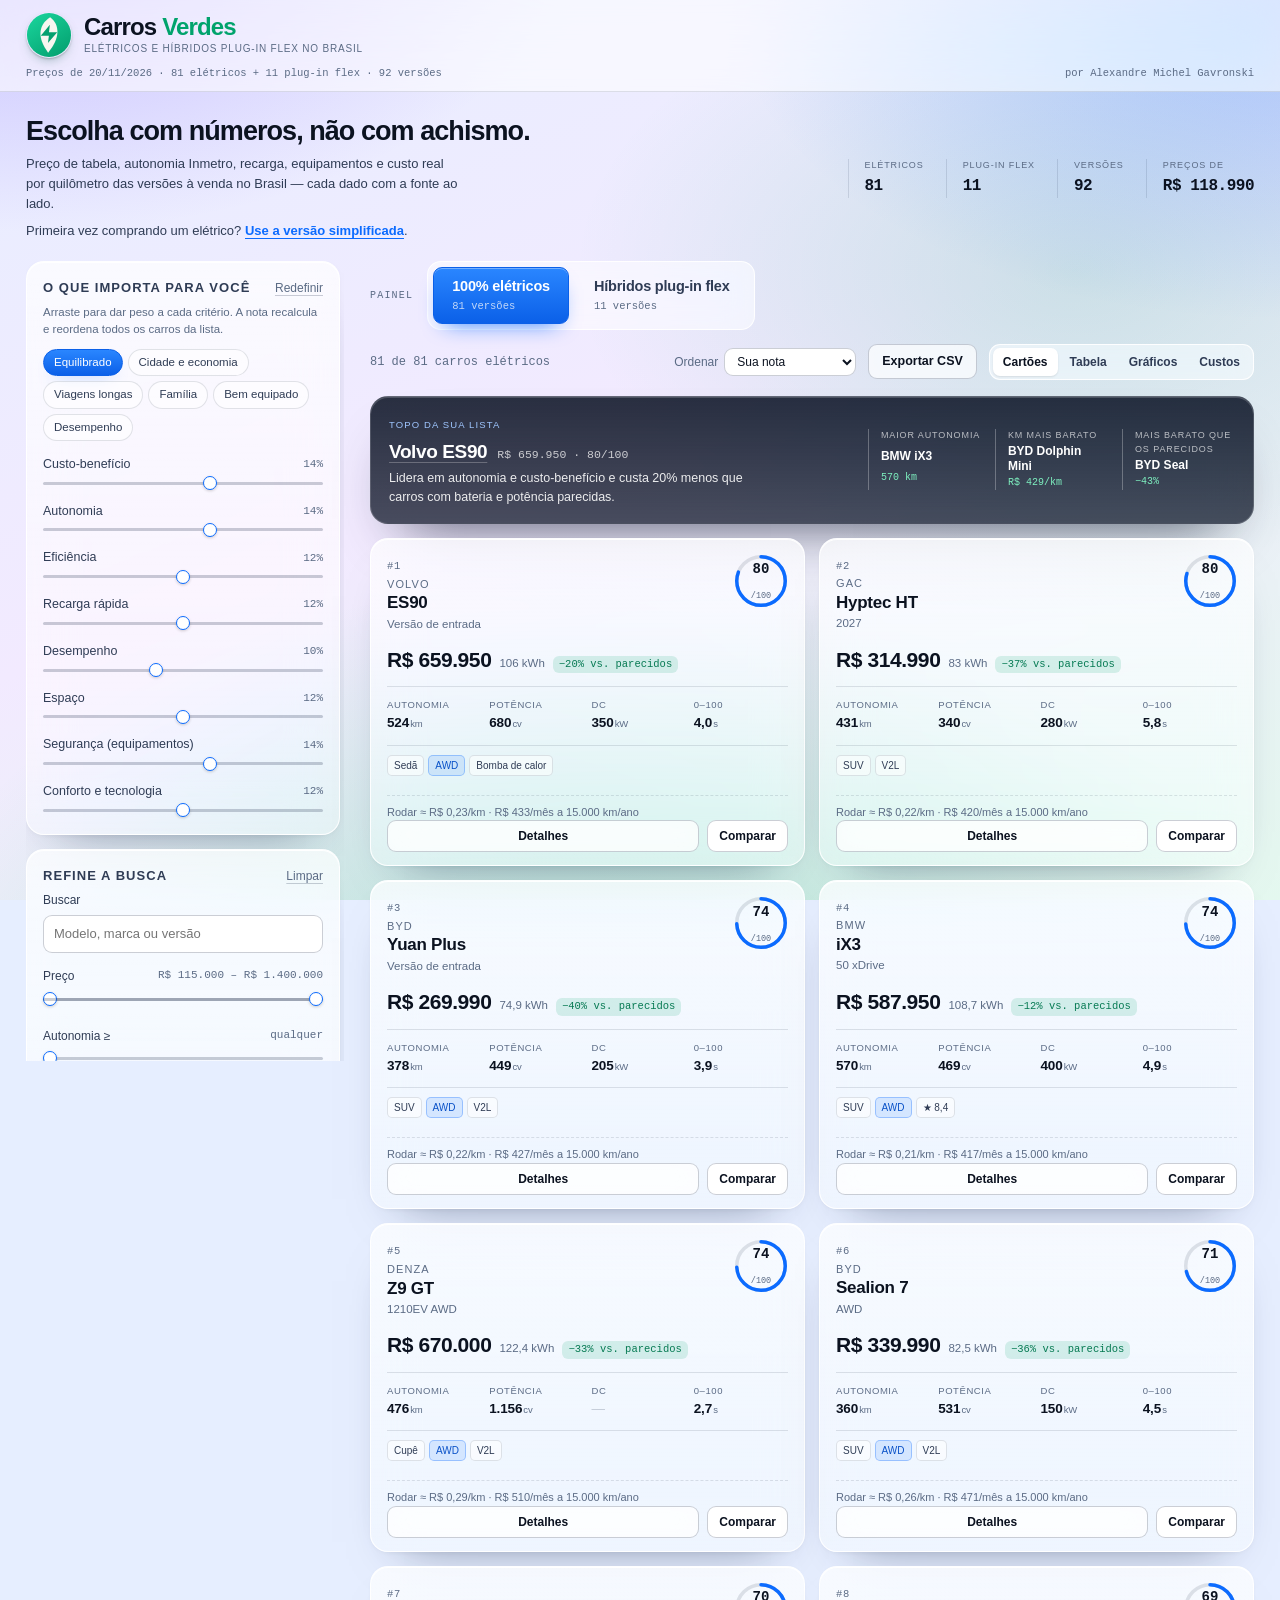
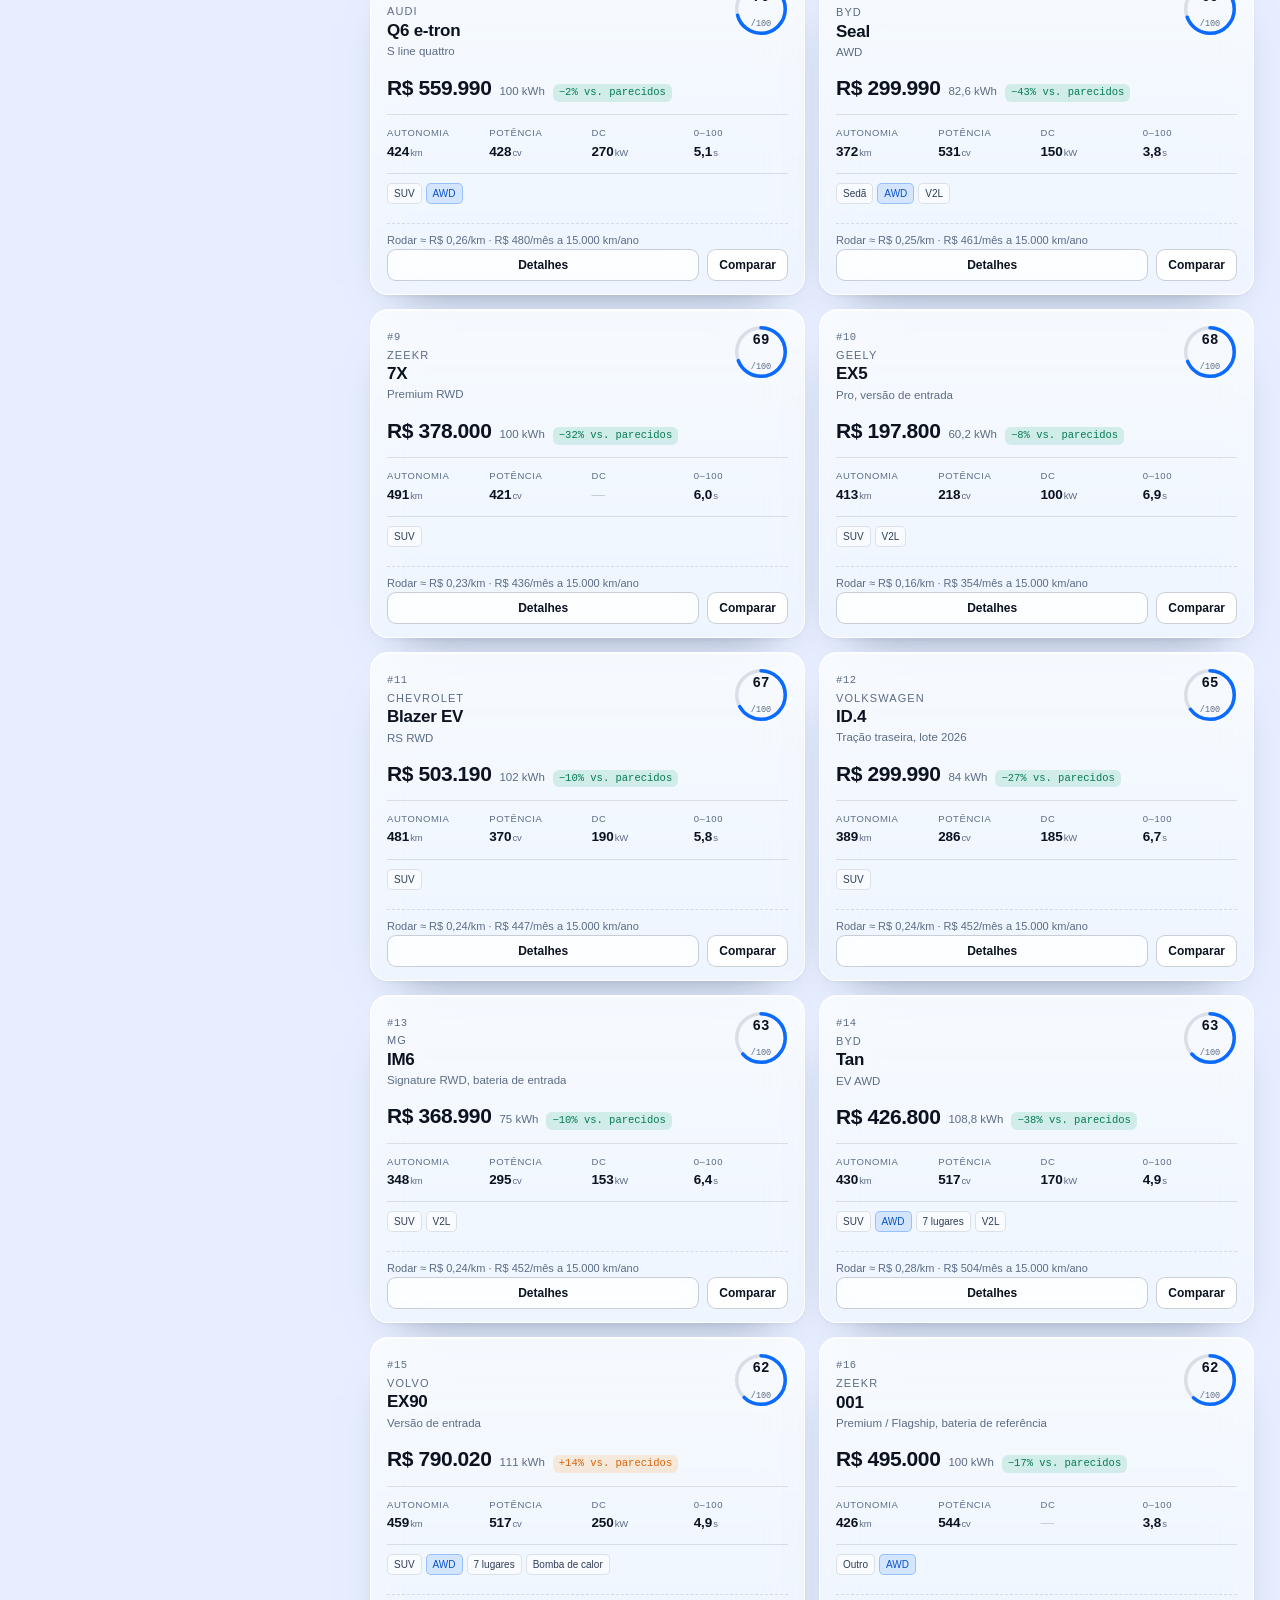
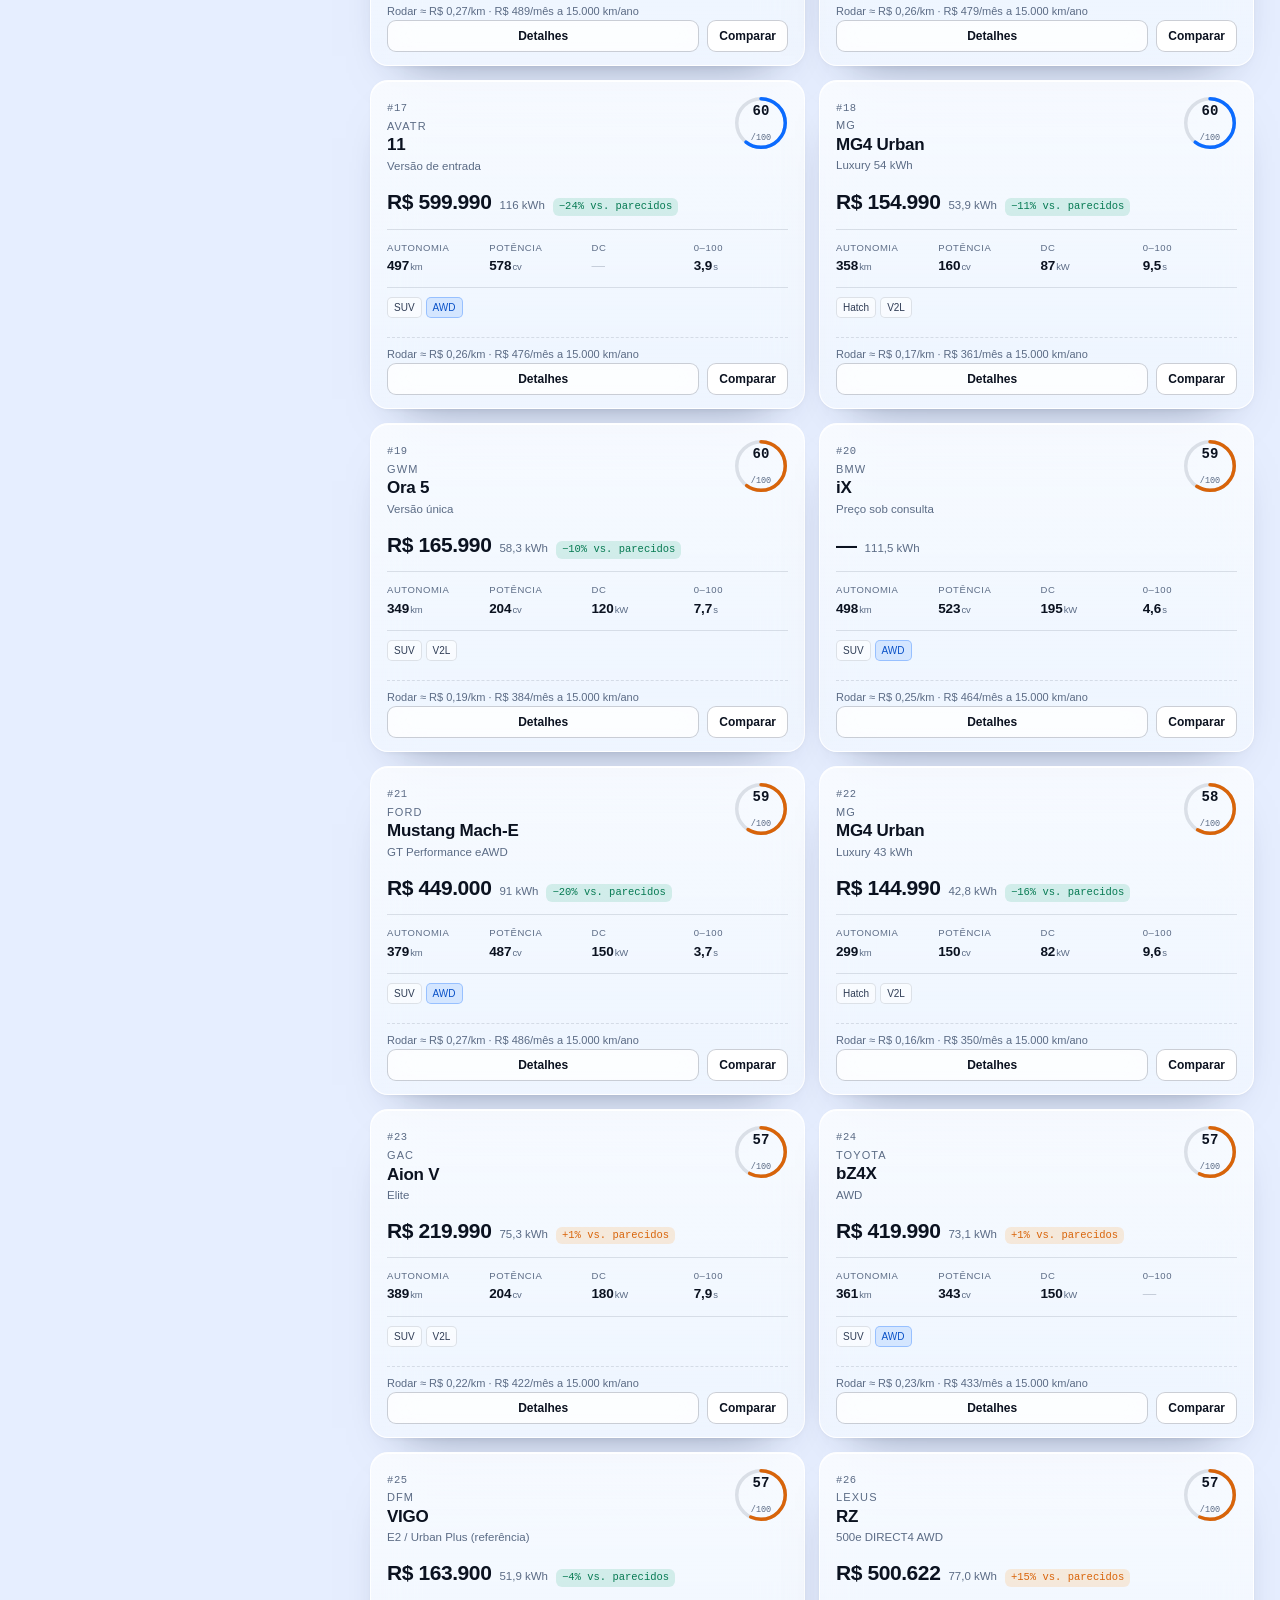
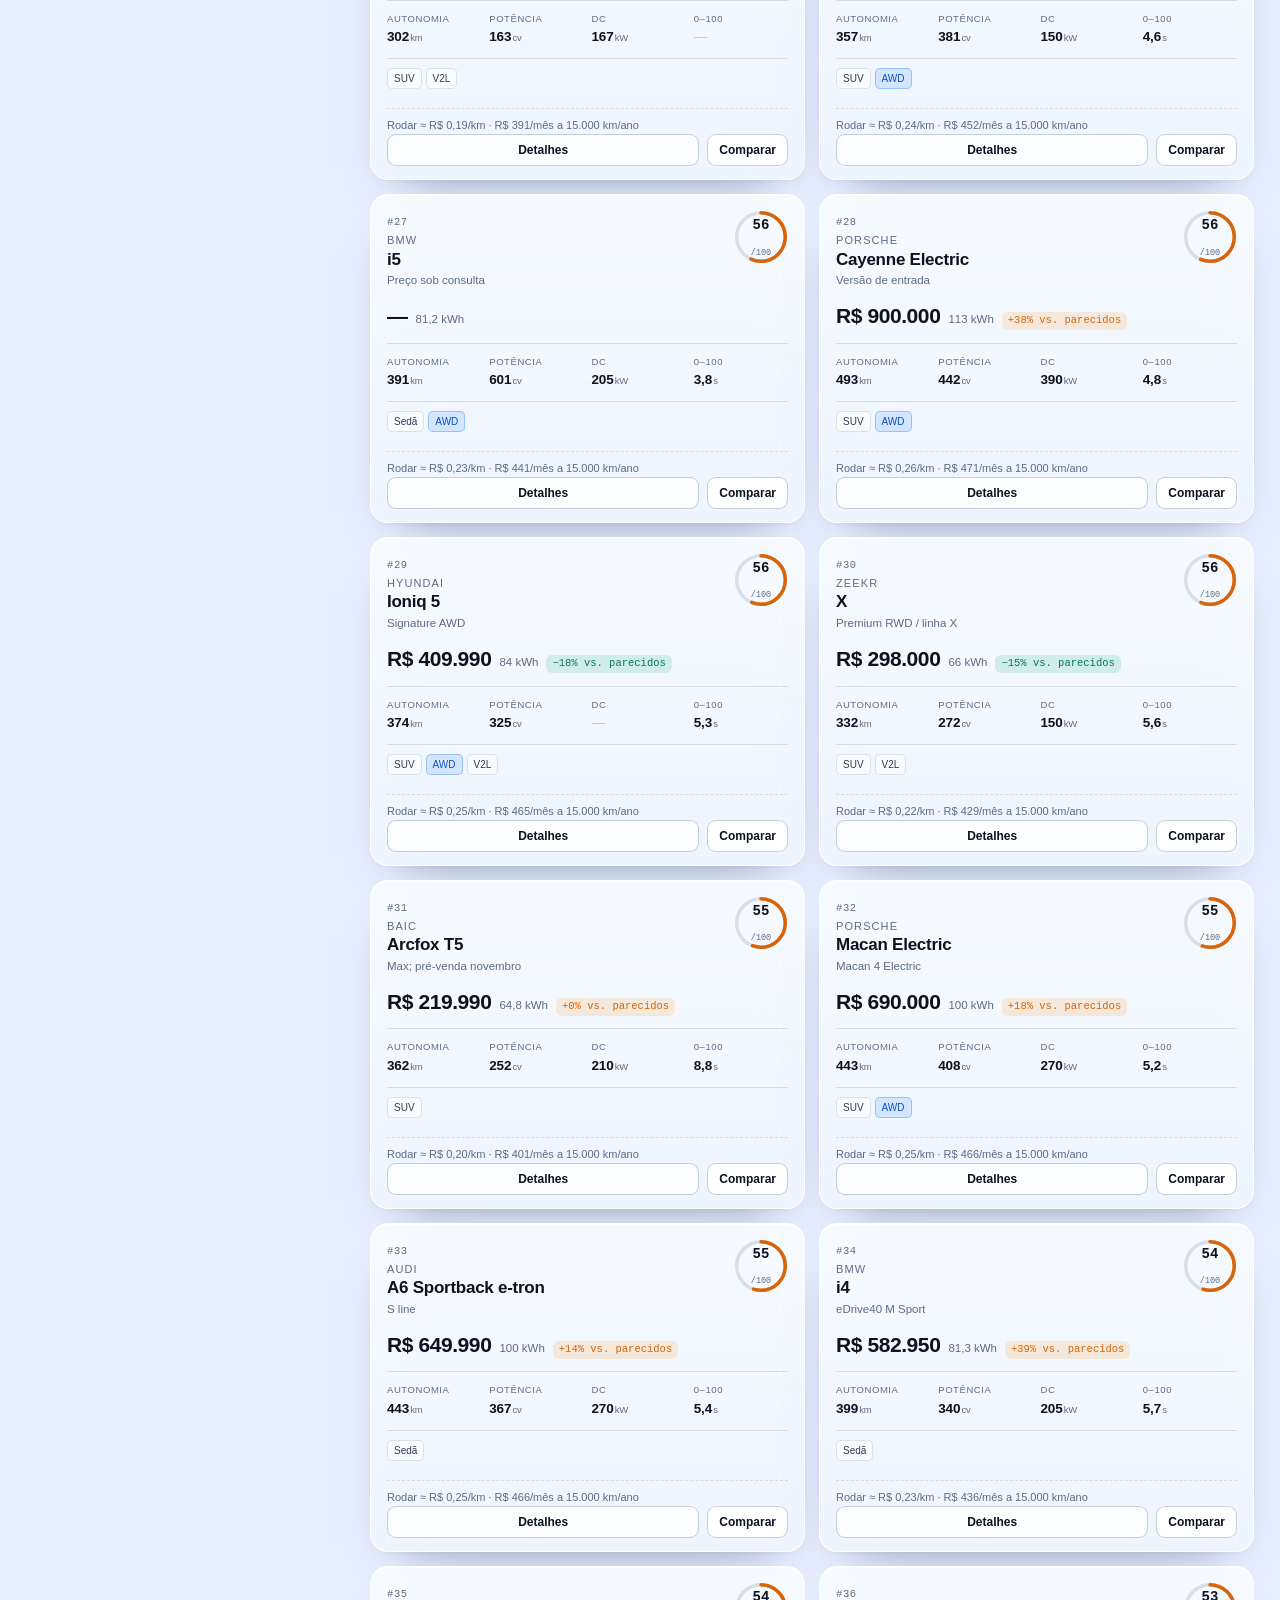
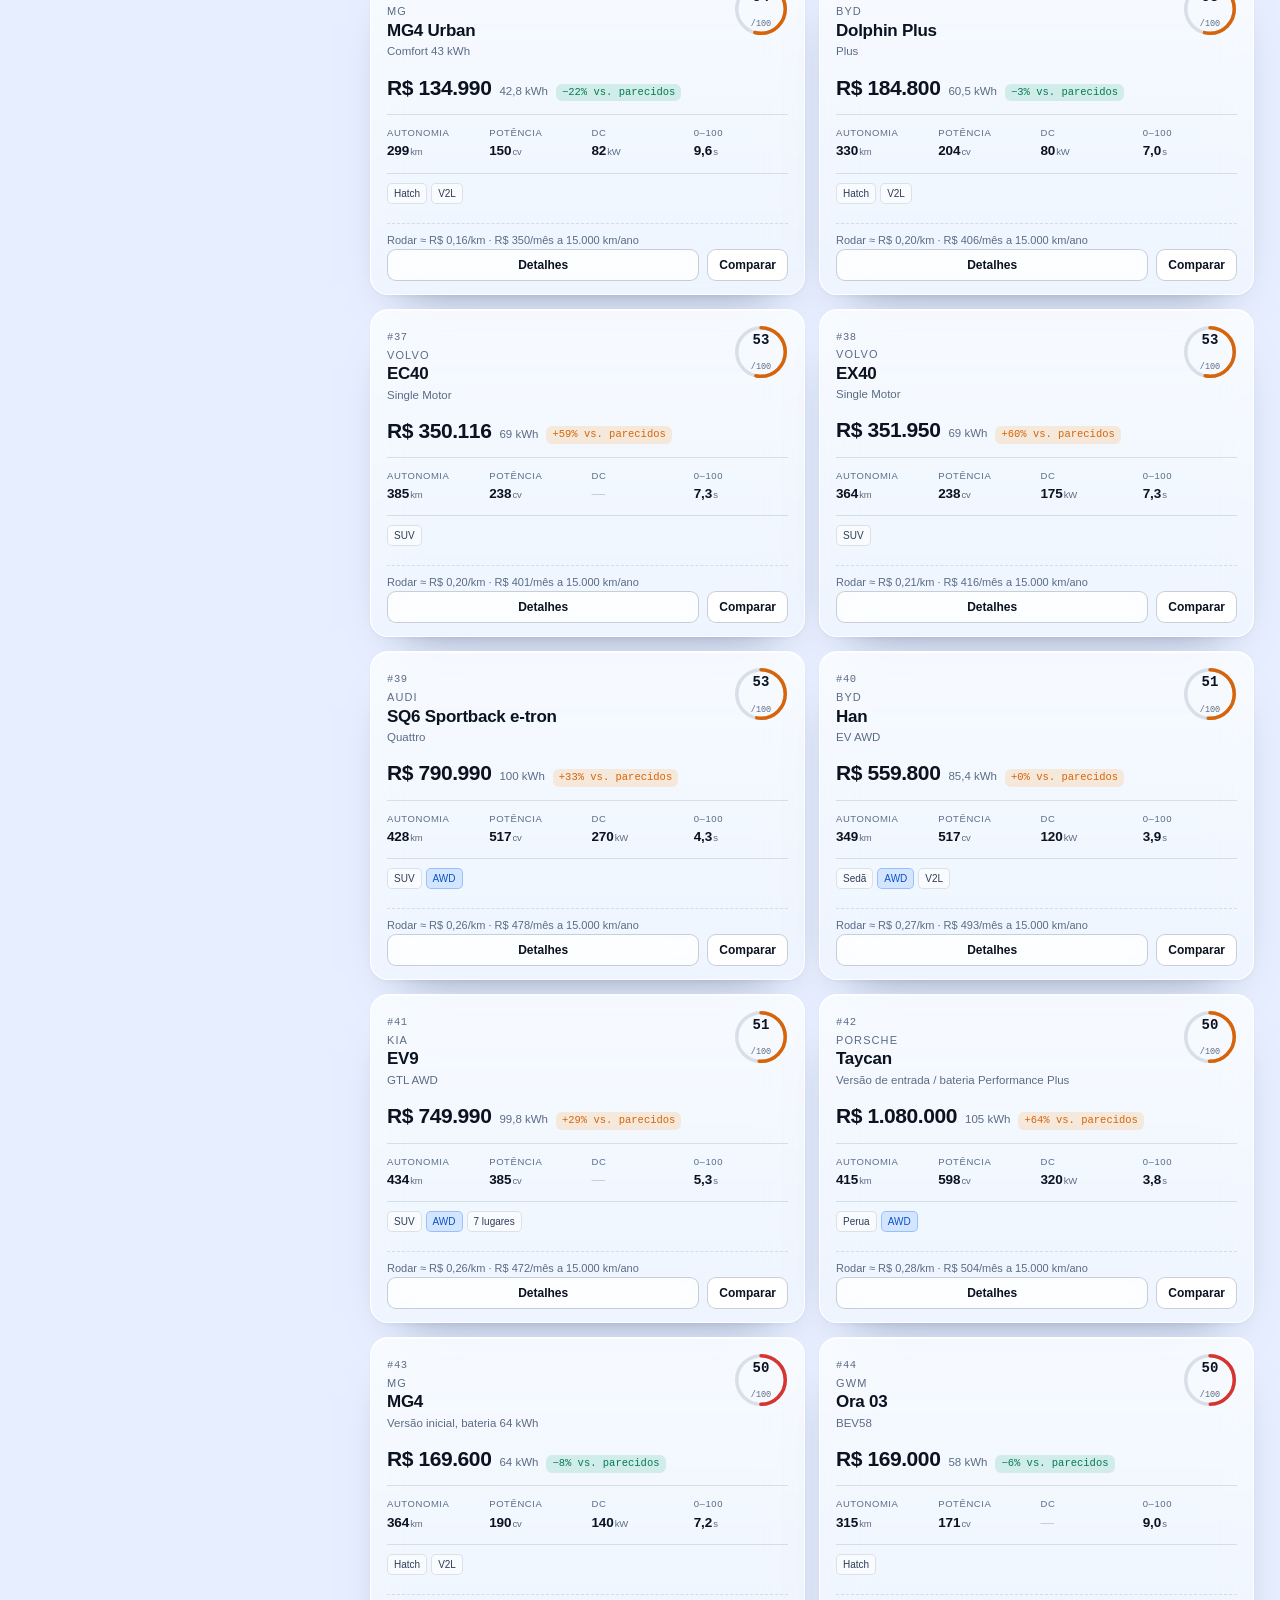
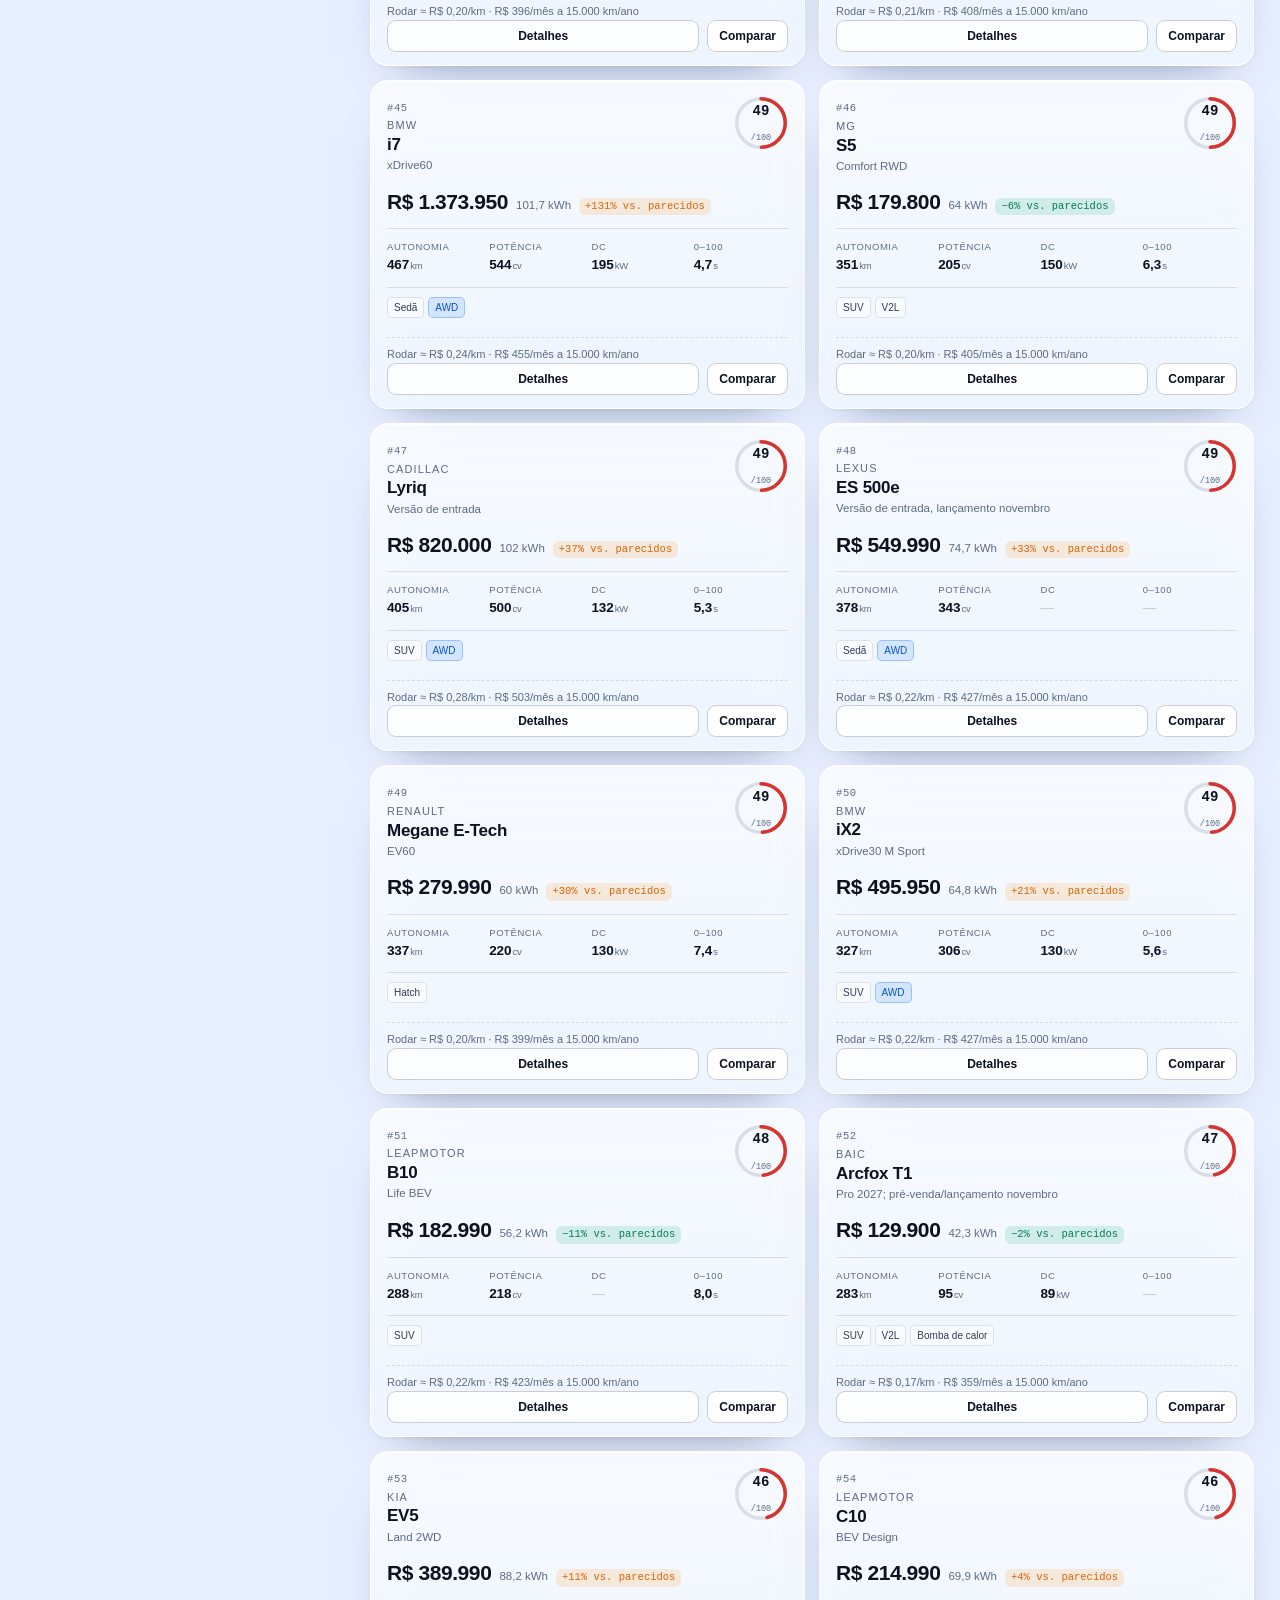
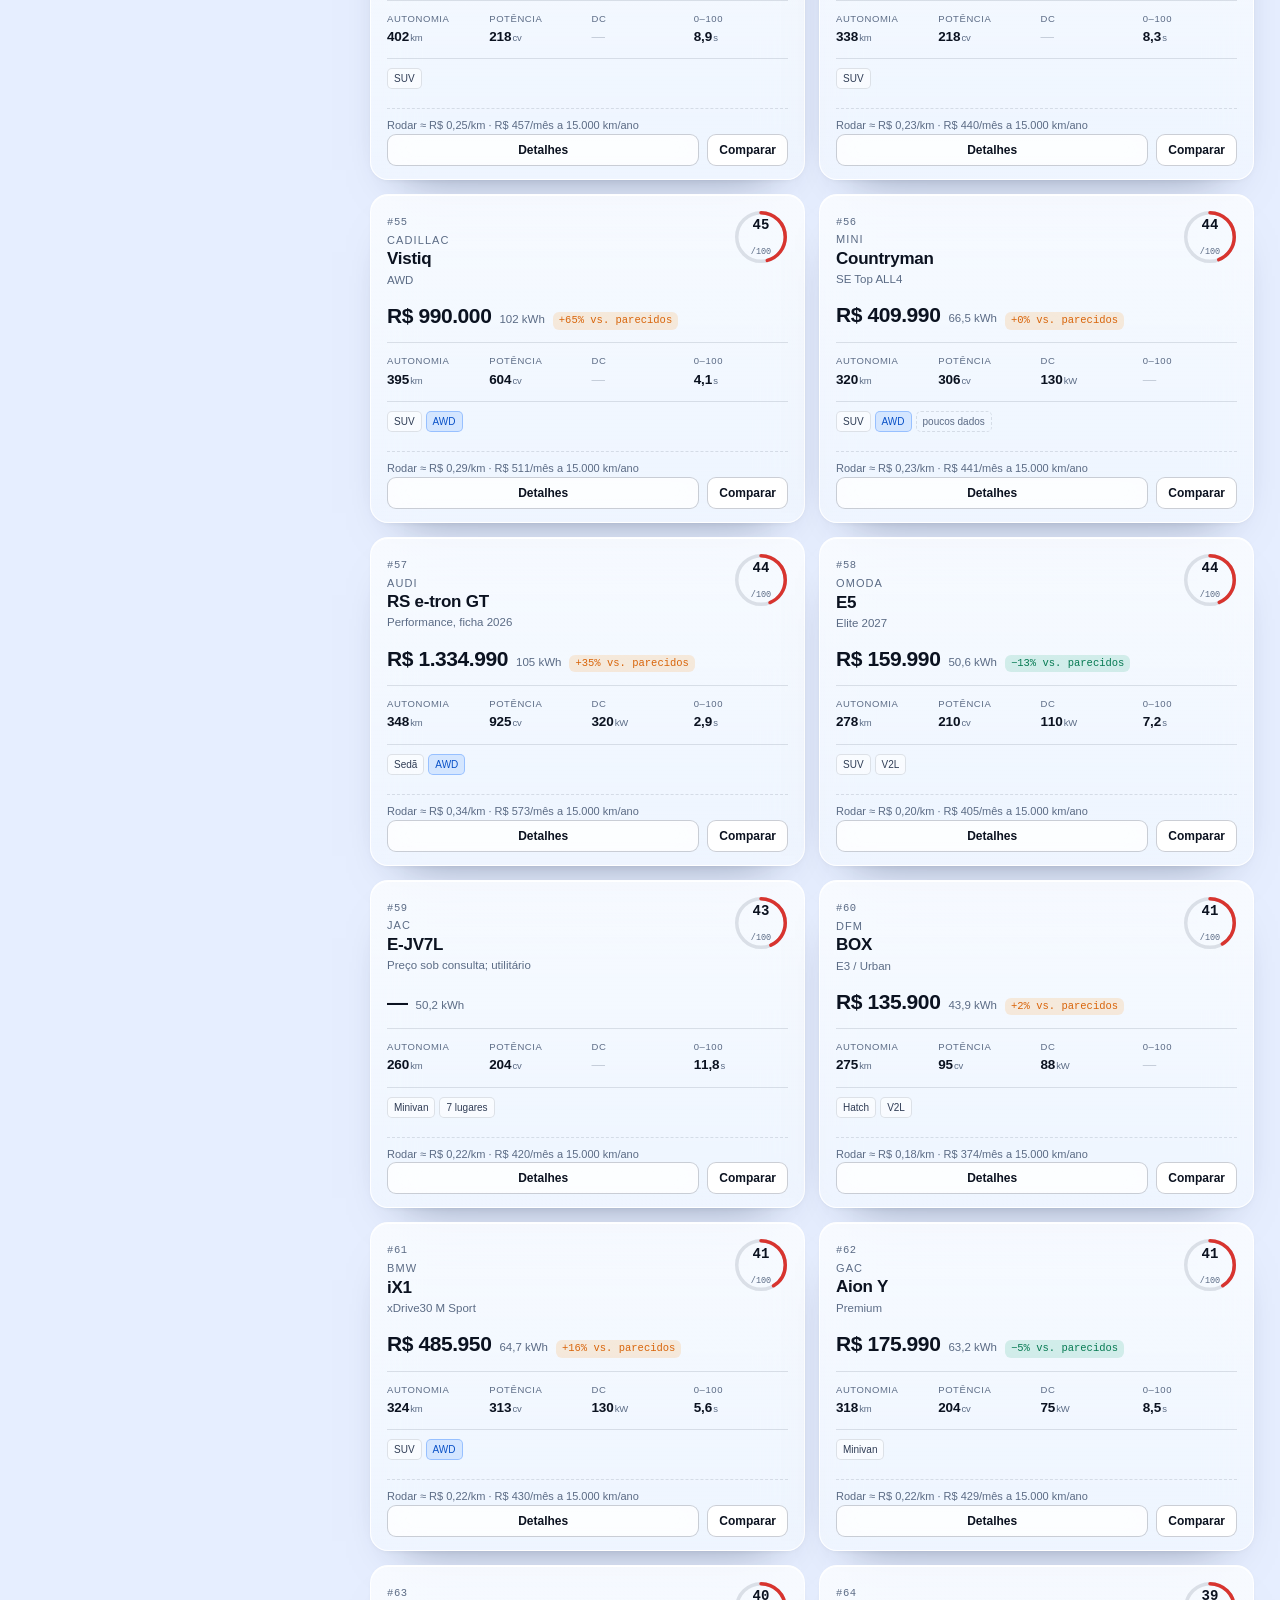
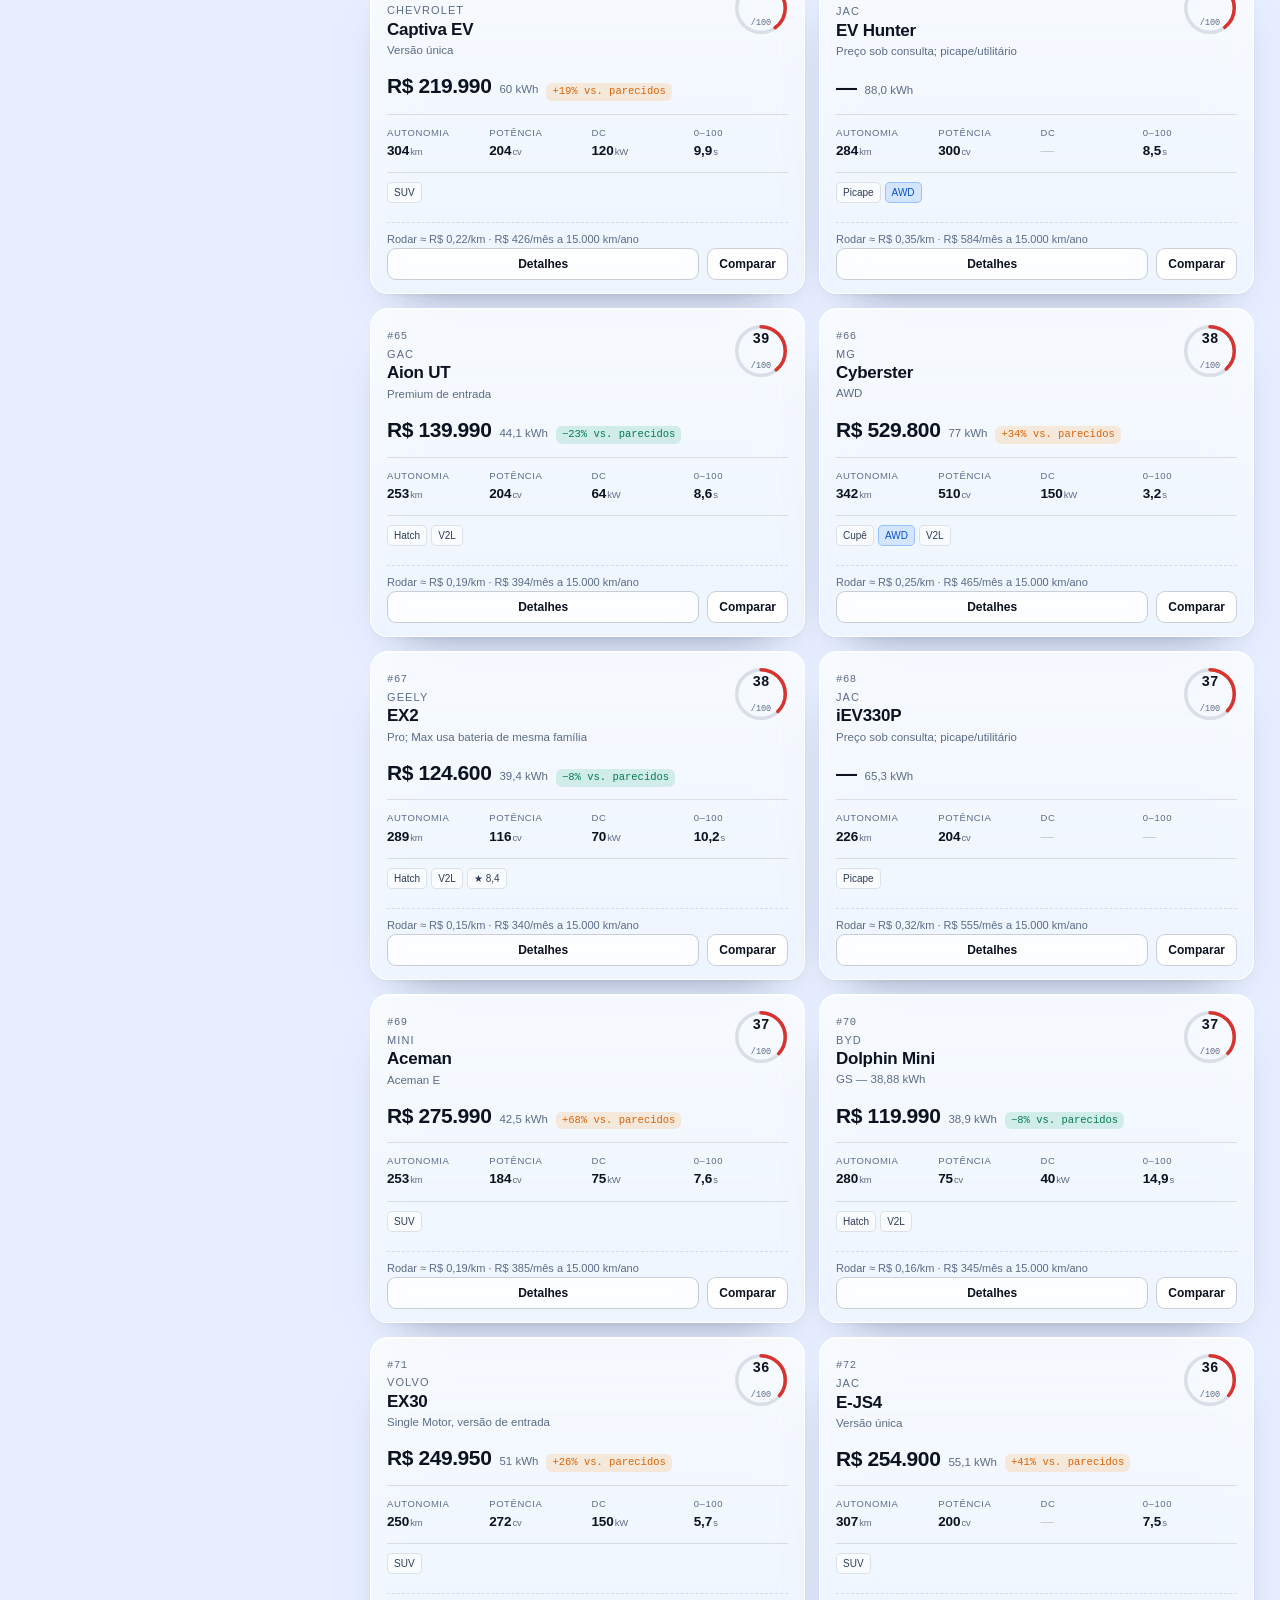
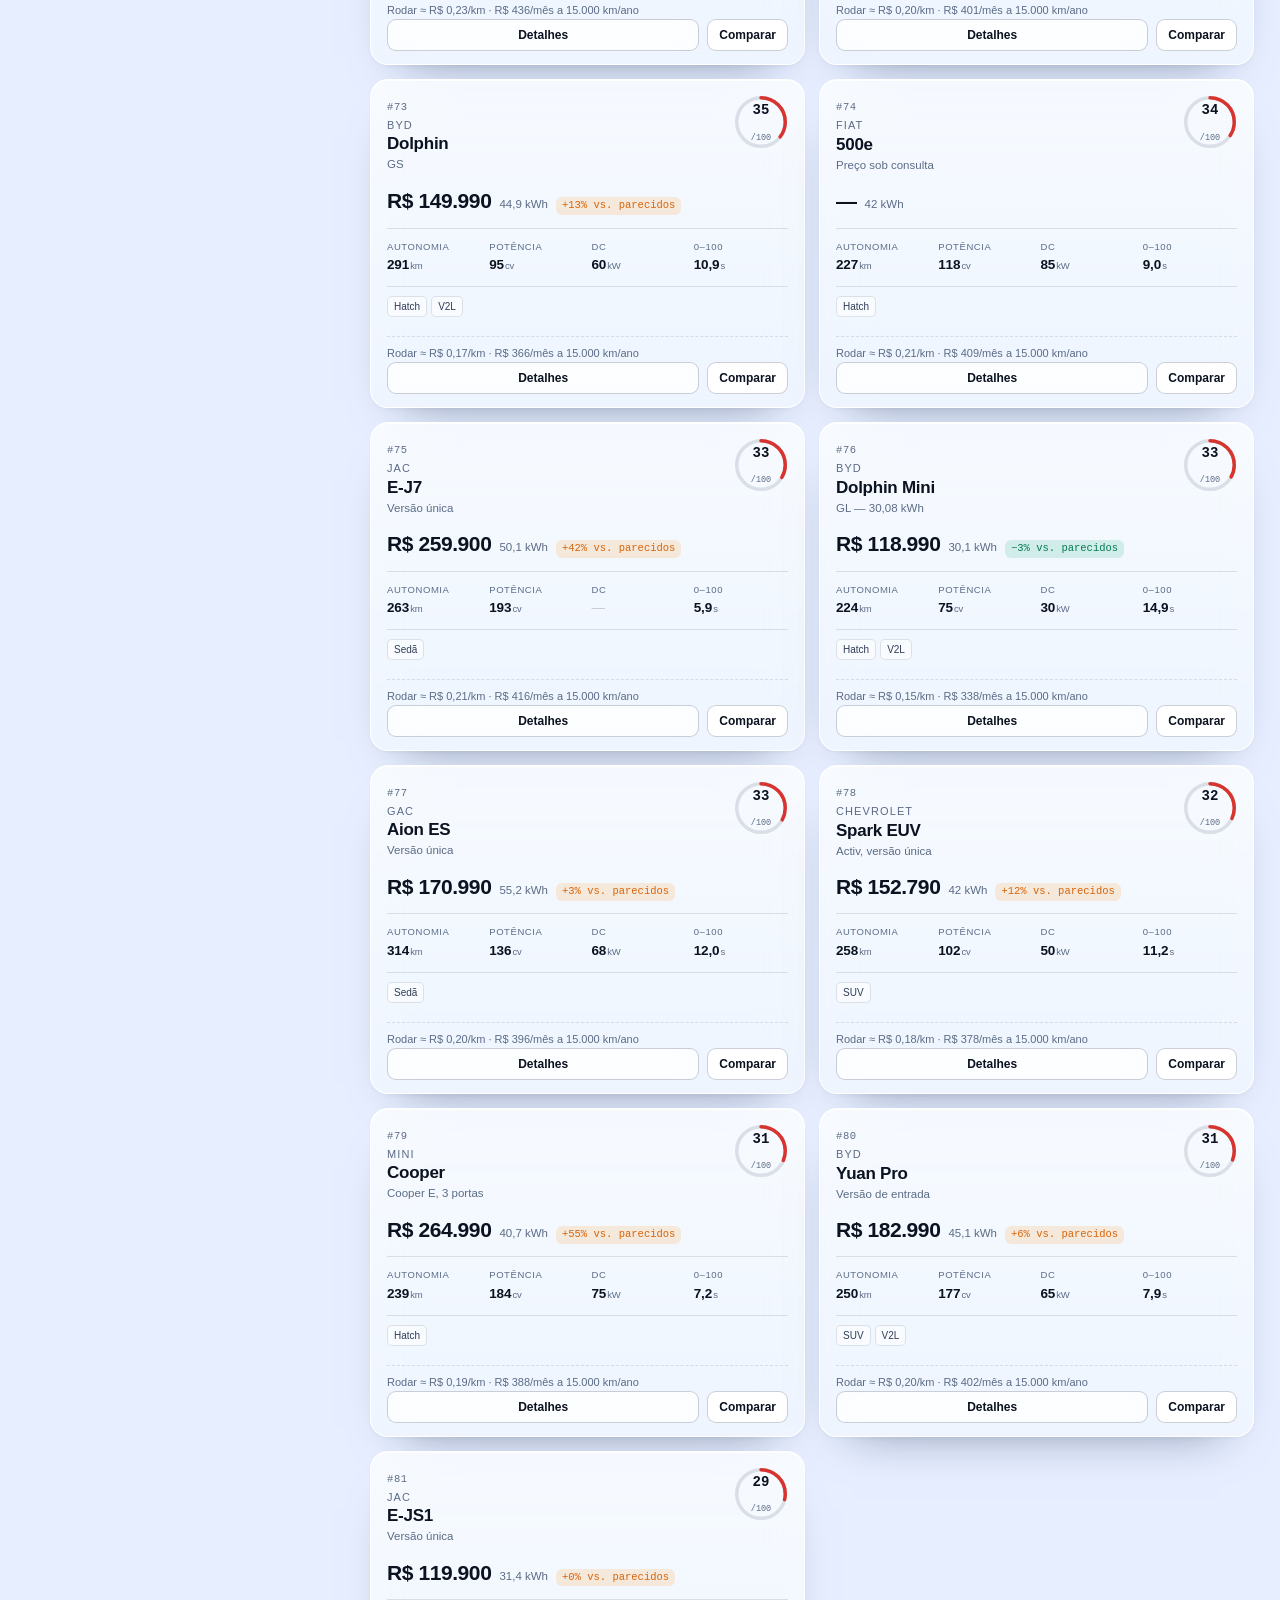
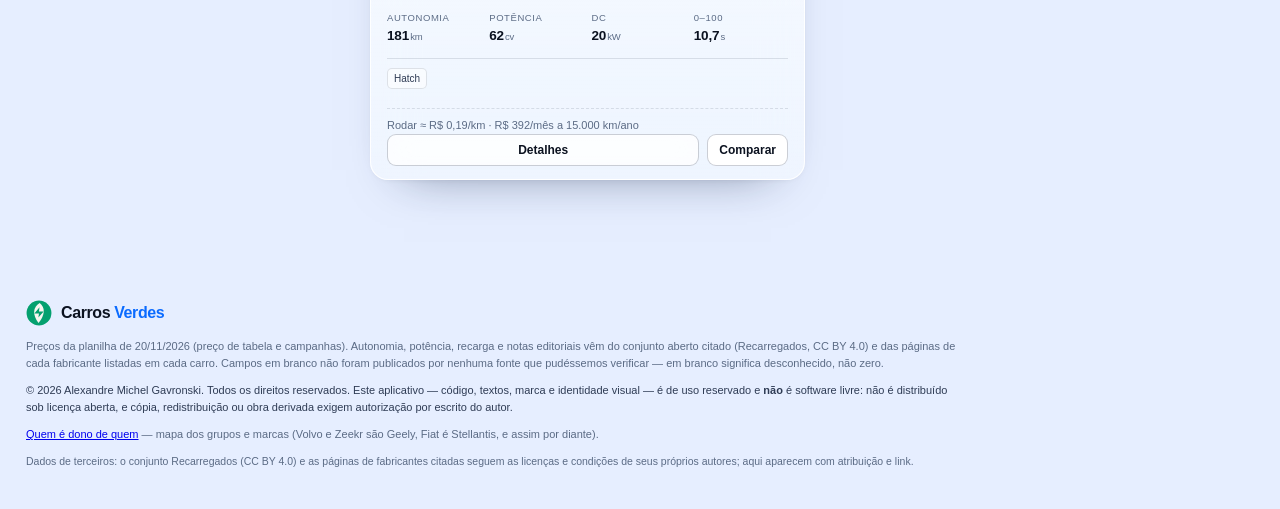
<file: index.html>
<!DOCTYPE html>
<html lang="pt-BR">
<head>
<meta charset="utf-8">
<meta name="viewport" content="width=device-width, initial-scale=1">
<title>Carros Verdes — comparador de carros elétricos e híbridos plug-in flex do Brasil</title>
<meta name="description" content="Compare preço, autonomia Inmetro, recarga, equipamentos e custo por quilômetro das versões de carros elétricos e híbridos plug-in flex à venda no Brasil. Cada número com a fonte ao lado.">
<meta name="author" content="Alexandre Michel Gavronski">
<meta name="copyright" content="© 2026 Alexandre Michel Gavronski. Todos os direitos reservados.">
<meta name="robots" content="index, follow">
<meta name="theme-color" content="#0d6b57">
<link rel="canonical" href="https://alemigav.github.io/carros-verdes/">

<meta property="og:type" content="website">
<meta property="og:site_name" content="Carros Verdes">
<meta property="og:locale" content="pt_BR">
<meta property="og:title" content="Carros Verdes — o comparador de elétricos e híbridos plug-in flex do Brasil">
<meta property="og:description" content="92 versões com preço de tabela, autonomia, recarga, equipamentos e custo real por quilômetro — com a fonte de cada número.">
<meta property="og:url" content="https://alemigav.github.io/carros-verdes/">
<meta property="og:image" content="https://alemigav.github.io/carros-verdes/assets/og-image.png">
<meta property="og:image:width" content="1200">
<meta property="og:image:height" content="630">
<meta property="og:image:alt" content="Carros Verdes — comparador de carros elétricos e híbridos plug-in flex do Brasil">
<meta name="twitter:card" content="summary_large_image">
<meta name="twitter:title" content="Carros Verdes — comparador de elétricos e híbridos plug-in flex do Brasil">
<meta name="twitter:description" content="92 versões com preço, autonomia, recarga e custo por quilômetro — com a fonte de cada número.">
<meta name="twitter:image" content="https://alemigav.github.io/carros-verdes/assets/og-image.png">

<link rel="icon" href="favicon.svg" type="image/svg+xml">
<link rel="apple-touch-icon" href="assets/apple-touch-icon.png">
<link rel="stylesheet" href="theme.css">
<link rel="stylesheet" href="styles.css">
</head>
<body>

<a class="skip-link" href="#result-count">Pular para os resultados</a>

<header class="masthead">
  <div class="masthead__bar">
    <a class="brand" href="./" aria-label="Carros Verdes — início">
      <span class="brand__mark" aria-hidden="true">
        <svg viewBox="0 0 48 48" width="46" height="46" focusable="false">
          <defs>
            <linearGradient id="brand-g" x1="0.15" y1="0" x2="0.85" y2="1">
              <stop offset="0" stop-color="#19d39b"/>
              <stop offset="1" stop-color="#04a06f"/>
            </linearGradient>
          </defs>
          <circle cx="24" cy="24" r="23" fill="url(#brand-g)"/>
          <path d="M25.2 5.6C35.4 13.4 35.9 27.2 23.1 42.4 11.6 27.4 12.6 13.6 25.2 5.6Z" fill="#f7f6f0"/>
          <path d="M24.9 13.4 15.4 24.7H23.9L22.9 32.4 32.6 21.1H24L24.9 13.4Z" fill="#04a06f"/>
        </svg>
      </span>
      <span class="brand__text">
        <span class="brand__name">Carros <em>Verdes</em></span>
        <span class="brand__tag">Elétricos e híbridos plug-in flex no Brasil</span>
      </span>
    </a>

    <div class="masthead__controls">
      <button class="ghost-btn" id="btn-sidebar" aria-expanded="false" aria-controls="sidebar">Filtros</button>
    </div>
  </div>

  <div class="masthead__meta">
    <p id="topbar-meta">Preços de 20/11/2026 · carregando…</p>
    <p class="masthead__credit">por Alexandre Michel Gavronski</p>
  </div>
</header>

<section class="hero" aria-labelledby="hero-title">
  <div class="hero__copy">
    <h2 id="hero-title">Escolha com números, não com achismo.</h2>
    <p>Preço de tabela, autonomia Inmetro, recarga, equipamentos e custo real por quilômetro das versões à venda no Brasil — cada dado com a fonte ao lado.</p>
    <p class="hero__alt">Primeira vez comprando um elétrico? <a href="v3/">Use a versão simplificada</a>.</p>
  </div>
  <dl class="hero__stats">
    <div><dt>Elétricos</dt><dd id="hero-bev">—</dd></div>
    <div><dt>Plug-in flex</dt><dd id="hero-phev">—</dd></div>
    <div><dt>Versões</dt><dd id="hero-total">—</dd></div>
    <div><dt>Preços de</dt><dd id="hero-range">—</dd></div>
  </dl>
</section>

<div class="shell">

  <aside class="sidebar" id="sidebar">
    <section class="panel">
      <div class="panel__head">
        <h2>O que importa para você</h2>
        <button class="link-btn" id="reset-weights">Redefinir</button>
      </div>
      <p class="hint">Arraste para dar peso a cada critério. A nota recalcula e reordena todos os carros da lista.</p>
      <div class="presets" id="presets">
        <button data-preset="balanced">Equilibrado</button>
        <button data-preset="city">Cidade e economia</button>
        <button data-preset="road">Viagens longas</button>
        <button data-preset="family">Família</button>
        <button data-preset="loaded">Bem equipado</button>
        <button data-preset="fun">Desempenho</button>
      </div>
      <div class="weights" id="weights"></div>
    </section>

    <section class="panel">
      <div class="panel__head">
        <h2>Refine a busca</h2>
        <button class="link-btn" id="reset-filters">Limpar</button>
      </div>

      <label class="field">
        <span>Buscar</span>
        <input type="search" id="f-search" placeholder="Modelo, marca ou versão">
      </label>

      <div class="field">
        <span>Preço <b id="price-readout"></b></span>
        <div class="dual-range">
          <input type="range" id="f-price-min" aria-label="Preço mínimo">
          <input type="range" id="f-price-max" aria-label="Preço máximo">
        </div>
      </div>

      <div class="field">
        <span>Autonomia ≥ <b id="range-readout"></b></span>
        <input type="range" id="f-range" min="0" max="700" step="50" value="0" aria-label="Autonomia mínima em quilômetros">
      </div>

      <div class="field">
        <span>Bateria ≥ <b id="battery-readout"></b></span>
        <input type="range" id="f-battery" min="0" max="120" step="5" value="0" aria-label="Bateria mínima em quilowatts-hora">
      </div>

      <div class="field">
        <span>Recarga DC ≥ <b id="dc-readout"></b></span>
        <input type="range" id="f-dc" min="0" max="350" step="25" value="0" aria-label="Recarga DC mínima em quilowatts">
      </div>

      <div class="field">
        <span>Carroceria</span>
        <div class="chips" id="f-body"></div>
      </div>

      <div class="field">
        <span>Marca</span>
        <div class="chips chips--scroll" id="f-brand"></div>
      </div>

      <div class="field">
        <span>Itens obrigatórios</span>
        <div class="chips" id="f-must"></div>
      </div>

      <div class="field">
        <span>Tração</span>
        <div class="chips" id="f-traction"></div>
      </div>
    </section>
  </aside>

  <main class="main">
    <div class="mode-picker">
      <span class="mode-picker__label" id="mode-picker-label">Painel</span>
      <div class="mode-switch" id="dataset-switch" role="tablist" aria-labelledby="mode-picker-label">
        <button role="tab" data-mode="BEV" class="is-active" aria-selected="true">
          <span class="mode-switch__name">100% elétricos</span>
          <span class="mode-switch__meta"><span id="count-bev">—</span> versões</span>
        </button>
        <button role="tab" data-mode="PHEV" aria-selected="false">
          <span class="mode-switch__name">Híbridos plug-in flex</span>
          <span class="mode-switch__meta"><span id="count-phev">—</span> versões</span>
        </button>
      </div>
    </div>

    <div class="toolbar">
      <div class="toolbar__left">
        <span class="result-count" id="result-count">—</span>
        <div class="active-chips" id="active-chips"></div>
      </div>
      <div class="toolbar__right">
        <label class="inline-field">
          <span>Ordenar</span>
          <select id="sort">
            <option value="score">Sua nota</option>
            <option value="price">Preço ↑</option>
            <option value="price-desc">Preço ↓</option>
            <option value="range">Autonomia ↓</option>
            <option value="efficiency">Eficiência ↓</option>
            <option value="charging">Recarga rápida ↓</option>
            <option value="power">Potência ↓</option>
            <option value="space">Espaço ↓</option>
            <option value="value">Custo-benefício ↓</option>
            <option value="nota">Nota editorial ↓</option>
          </select>
        </label>
        <button class="ghost-btn" id="btn-export" title="Baixar os carros exibidos como planilha">Exportar CSV</button>
        <div class="switch switch--small" id="view-switch" role="tablist" aria-label="Visão">
          <button data-view="cards" class="is-active" role="tab" aria-selected="true">Cartões</button>
          <button data-view="table" role="tab" aria-selected="false">Tabela</button>
          <button data-view="charts" role="tab" aria-selected="false">Gráficos</button>
          <button data-view="cost" role="tab" aria-selected="false">Custos</button>
        </div>
      </div>
    </div>

    <section id="view-cards" class="view is-active"></section>
    <section id="view-table" class="view"></section>
    <section id="view-charts" class="view"></section>
    <section id="view-cost" class="view"></section>
  </main>
</div>

<div class="dock" id="dock" hidden>
  <div class="dock__tray" id="dock-tray"></div>
  <div class="dock__actions">
    <button class="ghost-btn" id="dock-clear">Limpar</button>
    <button class="primary-btn" id="dock-compare">Comparar <span id="dock-count">0</span></button>
  </div>
</div>

<div class="overlay" id="overlay" hidden>
  <div class="overlay__scrim" data-close></div>
  <div class="sheet" id="sheet" role="dialog" aria-modal="true" aria-label="Detalhes do carro"></div>
</div>

<footer class="foot">
  <div class="foot__brand">
    <svg viewBox="0 0 48 48" width="26" height="26" aria-hidden="true" focusable="false">
      <circle cx="24" cy="24" r="23" fill="#04a06f"/>
      <path d="M25.2 5.6C35.4 13.4 35.9 27.2 23.1 42.4 11.6 27.4 12.6 13.6 25.2 5.6Z" fill="#f7f6f0"/>
      <path d="M24.9 13.4 15.4 24.7H23.9L22.9 32.4 32.6 21.1H24L24.9 13.4Z" fill="#04a06f"/>
    </svg>
    <span>Carros <em>Verdes</em></span>
  </div>

  <p>Preços da planilha de 20/11/2026 (preço de tabela e campanhas). Autonomia, potência, recarga e notas editoriais vêm do conjunto aberto citado (Recarregados, CC BY 4.0) e das páginas de cada fabricante listadas em cada carro. Campos em branco não foram publicados por nenhuma fonte que pudéssemos verificar — em branco significa desconhecido, não zero.</p>

  <p class="foot__legal">© 2026 Alexandre Michel Gavronski. Todos os direitos reservados. Este aplicativo — código, textos, marca e identidade visual — é de uso reservado e <b>não</b> é software livre: não é distribuído sob licença aberta, e cópia, redistribuição ou obra derivada exigem autorização por escrito do autor.</p>

  <p><a href="marcas/">Quem é dono de quem</a> — mapa dos grupos e marcas (Volvo e Zeekr são Geely, Fiat é Stellantis, e assim por diante).</p>

  <p class="foot__legal foot__legal--soft">Dados de terceiros: o conjunto Recarregados (CC BY 4.0) e as páginas de fabricantes citadas seguem as licenças e condições de seus próprios autores; aqui aparecem com atribuição e link.</p>
</footer>

<script src="views.js"></script>
<script src="app.js"></script>
</body>
</html>
</file>
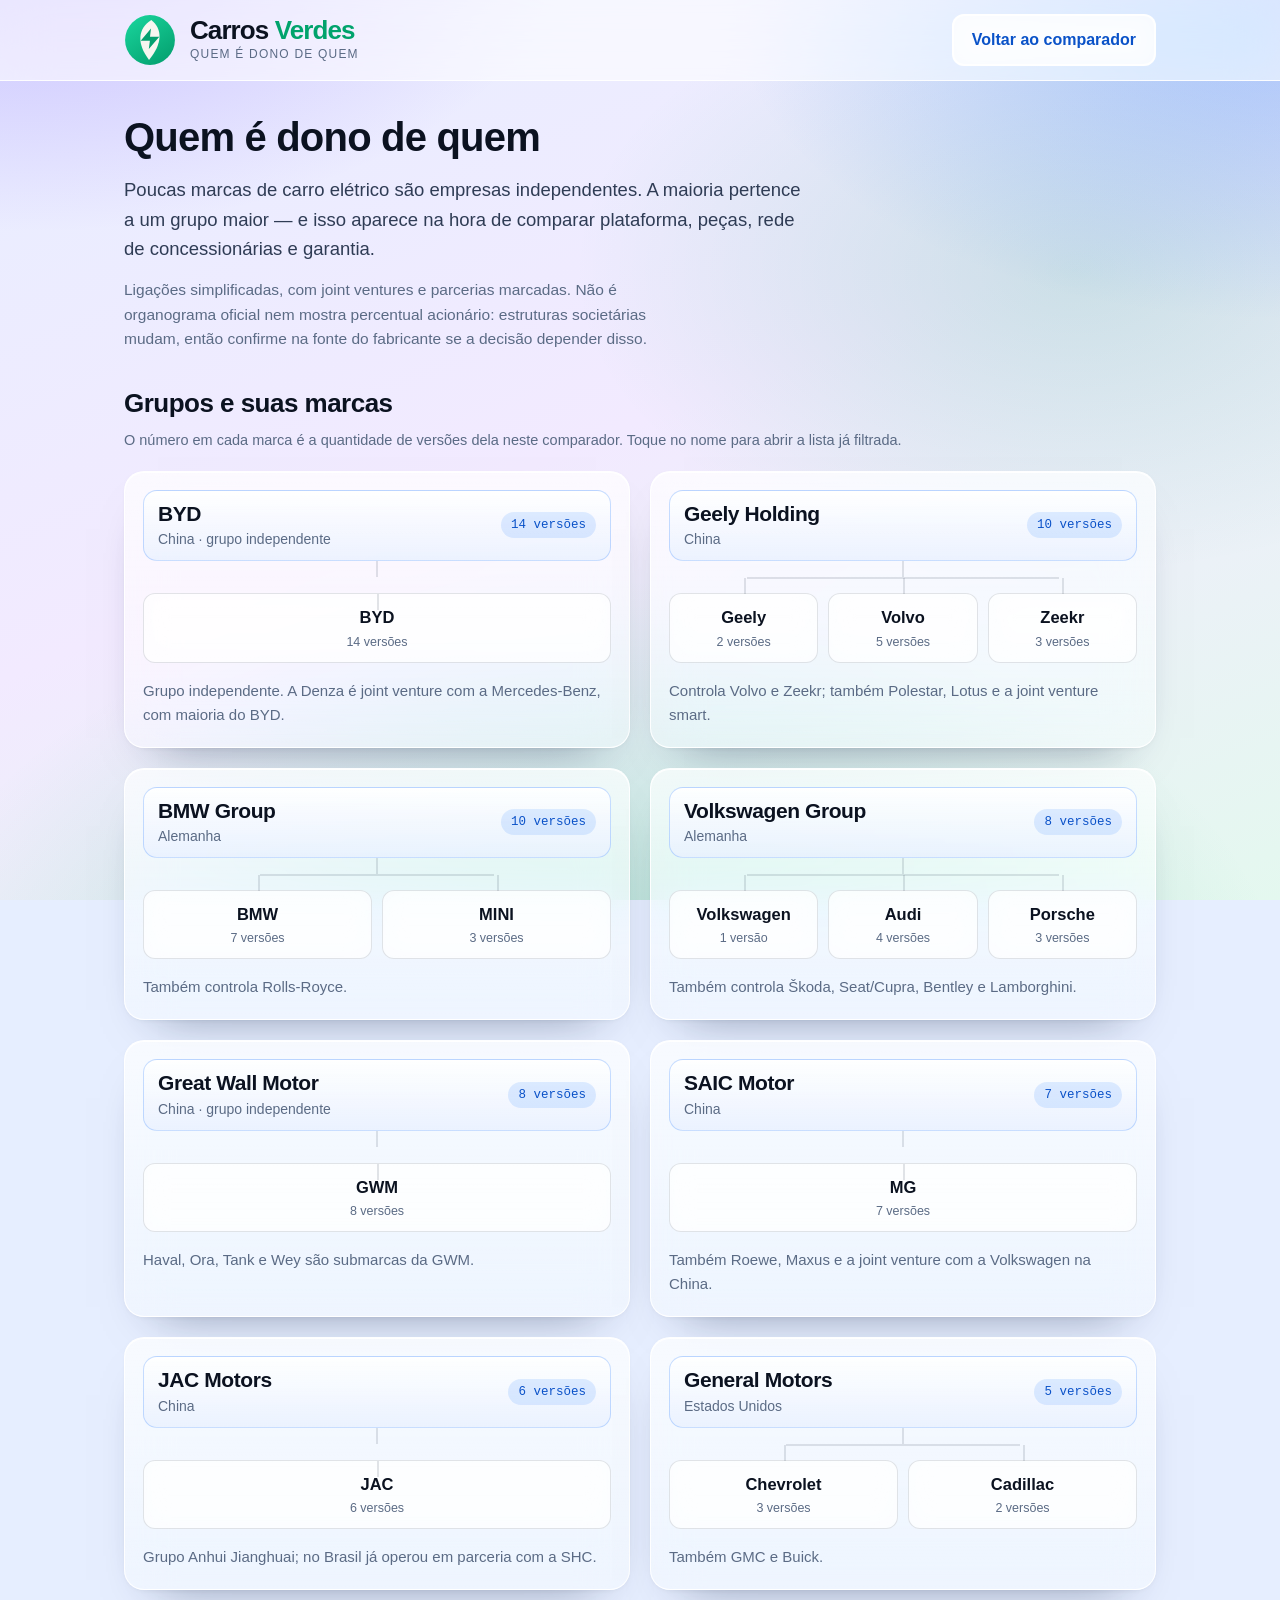
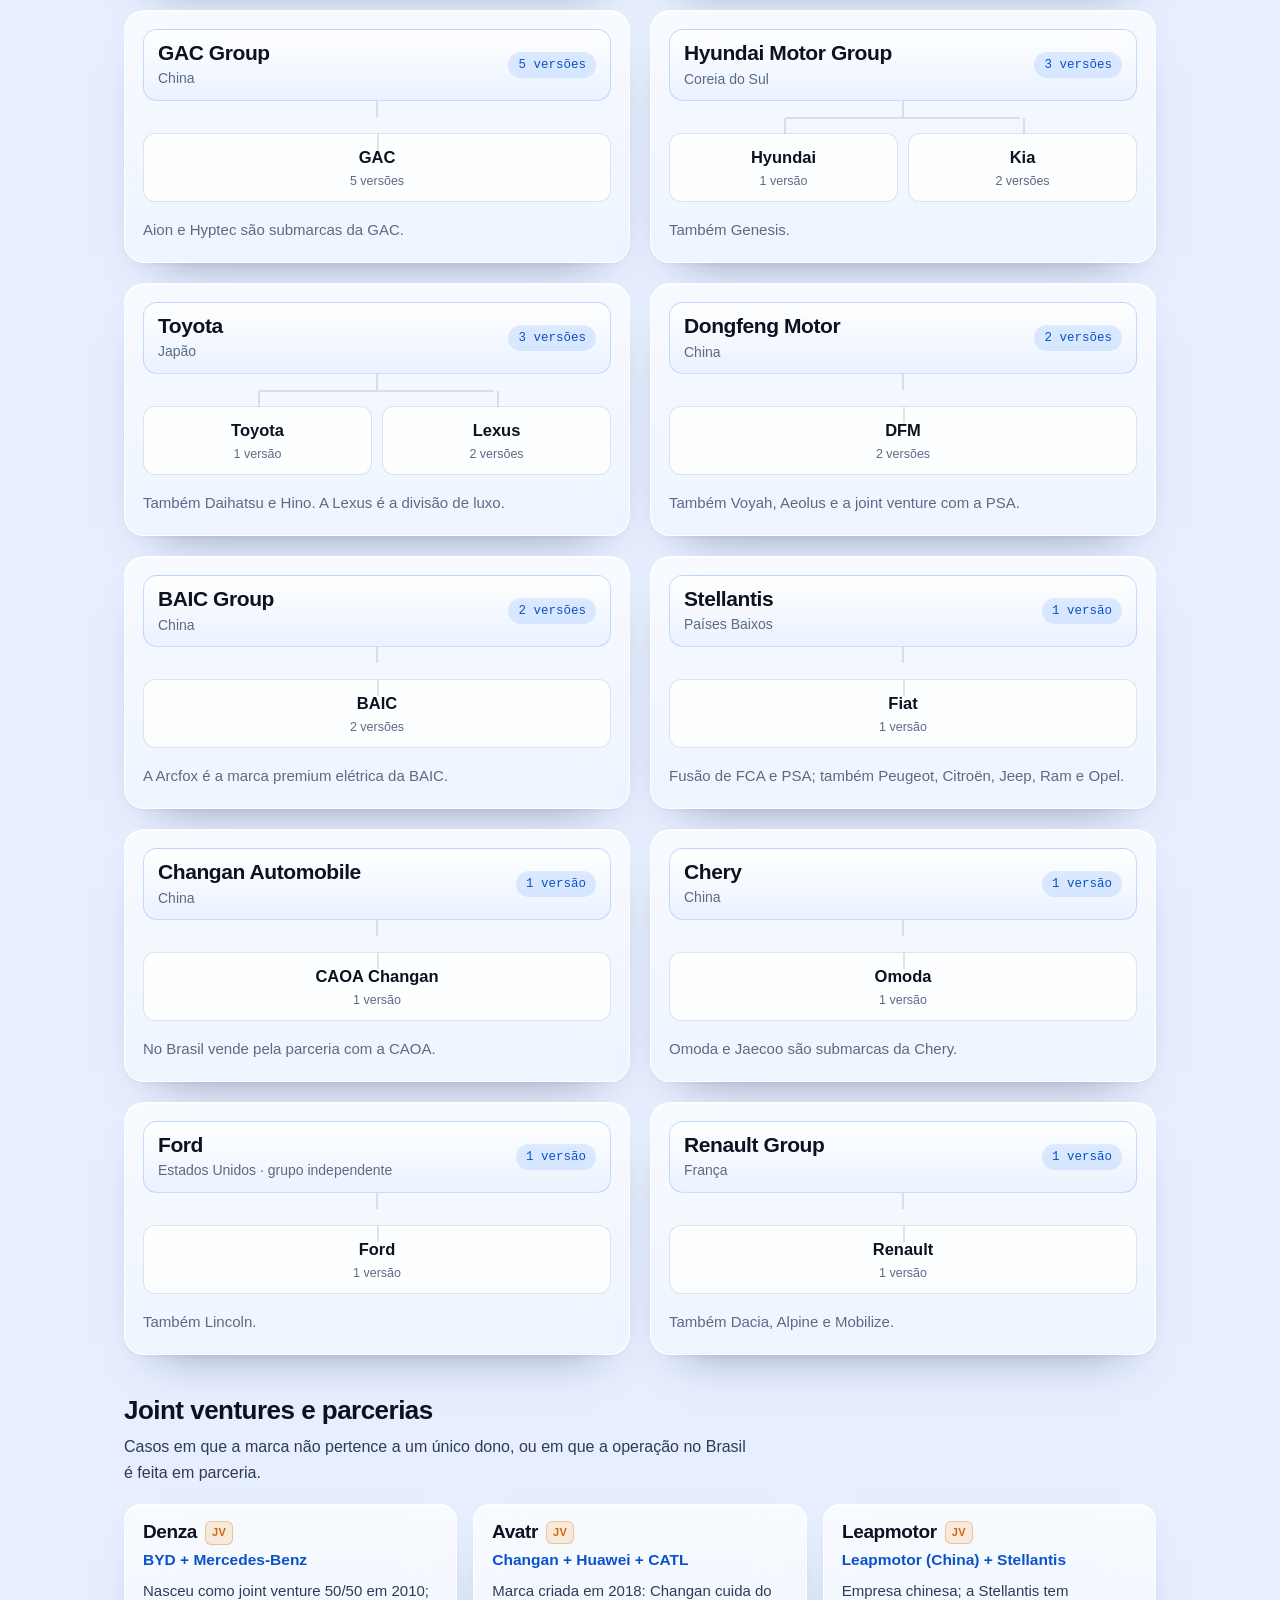
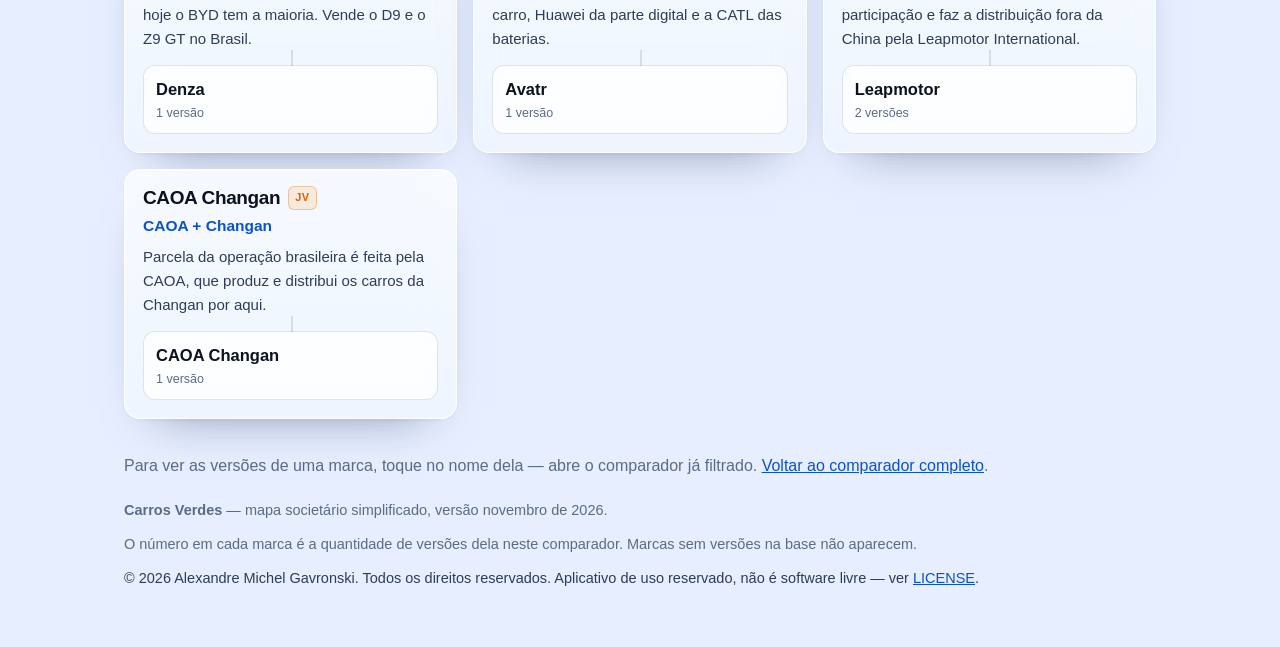
<file: marcas/index.html>
<!DOCTYPE html>
<html lang="pt-BR">
<head>
<meta charset="utf-8">
<meta name="viewport" content="width=device-width, initial-scale=1">
<title>Quem é dono de quem — Carros Verdes</title>
<meta name="description" content="Mapa dos grupos donos das marcas de carros elétricos e híbridos vendidos no Brasil: Volkswagen, Geely (Volvo, Zeekr), BYD, Stellantis, GM, Hyundai, Toyota e as joint ventures.">
<meta name="author" content="Alexandre Michel Gavronski">
<meta name="copyright" content="© 2026 Alexandre Michel Gavronski. Todos os direitos reservados.">
<meta name="theme-color" content="#0d6b57">
<link rel="icon" href="../favicon.svg" type="image/svg+xml">
<link rel="stylesheet" href="../theme.css">
<link rel="stylesheet" href="styles.css">
</head>
<body>

<a class="skip-link" href="#mapa">Ir para o mapa</a>

<header class="site">
  <div class="site__inner">
    <a class="brand" href="../" aria-label="Carros Verdes">
      <svg viewBox="0 0 48 48" width="52" height="52" aria-hidden="true" focusable="false">
        <defs>
          <linearGradient id="mg-g" x1="0.15" y1="0" x2="0.85" y2="1">
            <stop offset="0" stop-color="#19d39b"/>
            <stop offset="1" stop-color="#04a06f"/>
          </linearGradient>
        </defs>
        <circle cx="24" cy="24" r="23" fill="url(#mg-g)"/>
        <path d="M25.2 5.6C35.4 13.4 35.9 27.2 23.1 42.4 11.6 27.4 12.6 13.6 25.2 5.6Z" fill="#f7f6f0"/>
        <path d="M24.9 13.4 15.4 24.7H23.9L22.9 32.4 32.6 21.1H24L24.9 13.4Z" fill="#04a06f"/>
      </svg>
      <span class="brand__text">
        <span class="brand__name">Carros <em>Verdes</em></span>
        <span class="brand__tag">quem é dono de quem</span>
      </span>
    </a>
    <a class="btn btn--quiet" href="../">Voltar ao comparador</a>
  </div>
</header>

<main>
  <section class="intro">
    <h1>Quem é dono de quem</h1>
    <p>Poucas marcas de carro elétrico são empresas independentes. A maioria pertence a um grupo maior — e isso aparece na hora de comparar plataforma, peças, rede de concessionárias e garantia.</p>
    <p class="intro__note">Ligações simplificadas, com joint ventures e parcerias marcadas. Não é organograma oficial nem mostra percentual acionário: estruturas societárias mudam, então confirme na fonte do fabricante se a decisão depender disso.</p>
  </section>

  <section id="mapa" aria-labelledby="mapa-title">
    <h2 id="mapa-title">Grupos e suas marcas</h2>
    <p class="legend">O número em cada marca é a quantidade de versões dela neste comparador. Toque no nome para abrir a lista já filtrada.</p>
    <div class="map" id="groups"></div>
  </section>

  <section class="jv-section" aria-labelledby="jv-title">
    <h2 id="jv-title">Joint ventures e parcerias</h2>
    <p>Casos em que a marca não pertence a um único dono, ou em que a operação no Brasil é feita em parceria.</p>
    <div class="jv-grid" id="joint-ventures"></div>
  </section>

  <p class="more">Para ver as versões de uma marca, toque no nome dela — abre o comparador já filtrado. <a href="../">Voltar ao comparador completo</a>.</p>
</main>

<footer class="foot">
  <p><b>Carros Verdes</b> — mapa societário simplificado, versão novembro de 2026.</p>
  <p>O número em cada marca é a quantidade de versões dela neste comparador. Marcas sem versões na base não aparecem.</p>
  <p class="foot__legal">© 2026 Alexandre Michel Gavronski. Todos os direitos reservados. Aplicativo de uso reservado, não é software livre — ver <a href="../LICENSE">LICENSE</a>.</p>
</footer>

<script src="app.js"></script>
</body>
</html>
</file>
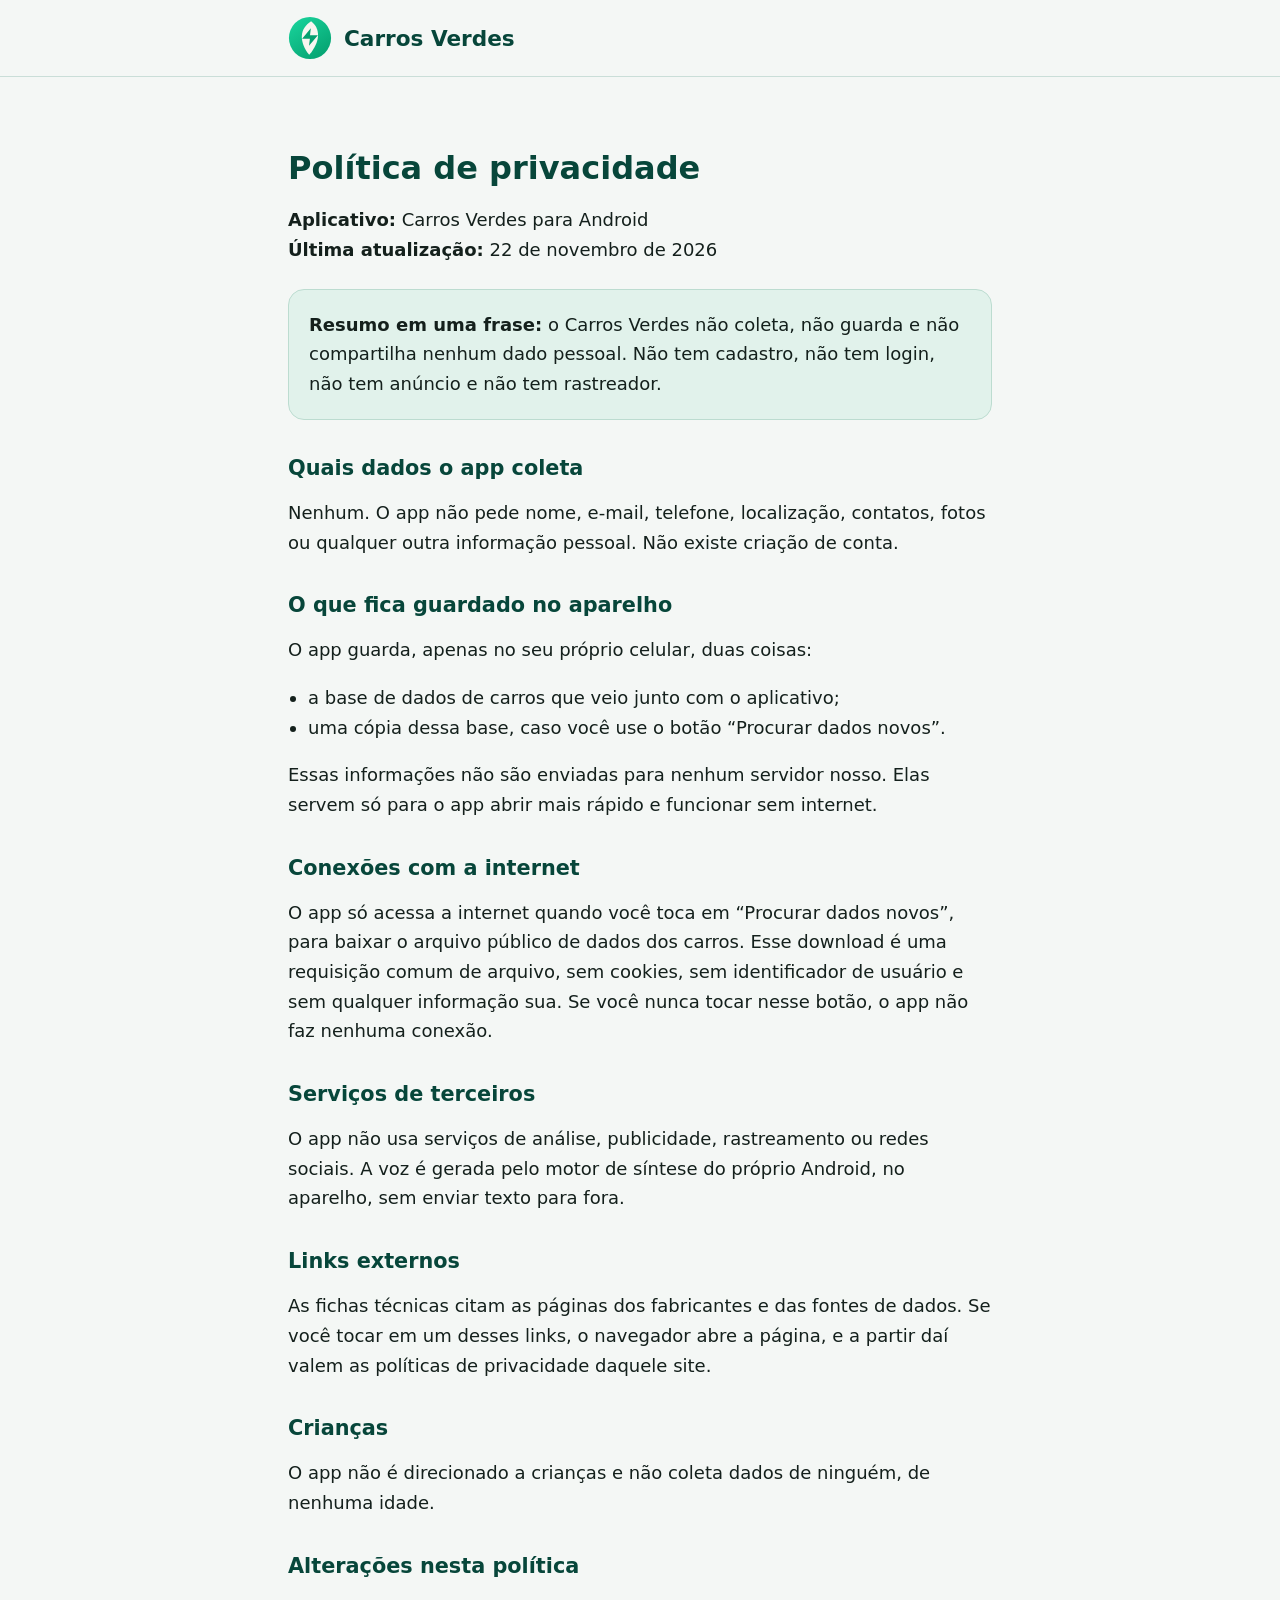
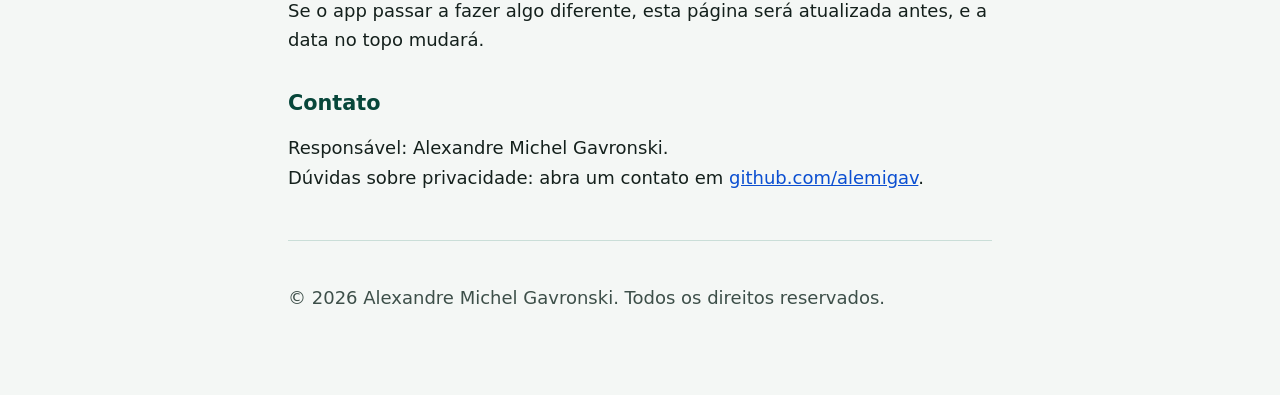
<file: privacidade/index.html>
<!DOCTYPE html>
<html lang="pt-BR">
<head>
<meta charset="utf-8">
<meta name="viewport" content="width=device-width, initial-scale=1">
<title>Política de privacidade — Carros Verdes</title>
<meta name="description" content="Política de privacidade do aplicativo Carros Verdes para Android: o app não coleta dados pessoais, não usa login e funciona sem internet.">
<meta name="author" content="Alexandre Michel Gavronski">
<meta name="copyright" content="© 2026 Alexandre Michel Gavronski. Todos os direitos reservados.">
<meta name="theme-color" content="#0d6b57">
<link rel="icon" href="../favicon.svg" type="image/svg+xml">
<link rel="stylesheet" href="../theme.css">
<style>
  body { margin: 0; font-family: system-ui, -apple-system, "Segoe UI", Roboto, sans-serif; color: #14201c; background: #f4f7f5; }
  .wrap { max-width: 44rem; margin: 0 auto; padding: 2.5rem 1.25rem 4rem; }
  header.site { border-bottom: 1px solid rgba(13,107,87,.18); }
  .site__inner { max-width: 44rem; margin: 0 auto; padding: 1rem 1.25rem; display: flex; align-items: center; gap: .75rem; }
  .brand { display: flex; align-items: center; gap: .75rem; text-decoration: none; color: #07463a; font-weight: 800; font-size: 1.35rem; }
  h1 { font-size: 2rem; line-height: 1.2; margin: 2rem 0 .5rem; color: #07463a; }
  h2 { font-size: 1.3rem; margin: 2.25rem 0 .5rem; color: #07463a; }
  p, li { font-size: 1.125rem; line-height: 1.65; }
  ul { padding-left: 1.25rem; }
  .resumo { background: #e1f2eb; border: 1px solid #bcdcd0; border-radius: 16px; padding: 1.25rem; margin: 1.5rem 0; }
  a { color: #0b4fd1; }
  footer { margin-top: 3rem; padding-top: 1.5rem; border-top: 1px solid rgba(13,107,87,.18); font-size: .95rem; color: #3d4f49; }
</style>
</head>
<body>

<header class="site">
  <div class="site__inner">
    <a class="brand" href="../">
      <svg viewBox="0 0 48 48" width="44" height="44" aria-hidden="true" focusable="false">
        <defs>
          <linearGradient id="pv-g" x1="0.15" y1="0" x2="0.85" y2="1">
            <stop offset="0" stop-color="#19d39b"/>
            <stop offset="1" stop-color="#04a06f"/>
          </linearGradient>
        </defs>
        <circle cx="24" cy="24" r="23" fill="url(#pv-g)"/>
        <path d="M25.2 5.6C35.4 13.4 35.9 27.2 23.1 42.4 11.6 27.4 12.6 13.6 25.2 5.6Z" fill="#f7f6f0"/>
        <path d="M24.9 13.4 15.4 24.7H23.9L22.9 32.4 32.6 21.1H24L24.9 13.4Z" fill="#04a06f"/>
      </svg>
      Carros Verdes
    </a>
  </div>
</header>

<main class="wrap">
  <h1>Política de privacidade</h1>
  <p><strong>Aplicativo:</strong> Carros Verdes para Android<br>
     <strong>Última atualização:</strong> 22 de novembro de 2026</p>

  <div class="resumo">
    <p style="margin:0"><strong>Resumo em uma frase:</strong> o Carros Verdes não coleta, não guarda e não
    compartilha nenhum dado pessoal. Não tem cadastro, não tem login, não tem anúncio e não tem
    rastreador.</p>
  </div>

  <h2>Quais dados o app coleta</h2>
  <p>Nenhum. O app não pede nome, e-mail, telefone, localização, contatos, fotos ou qualquer outra
  informação pessoal. Não existe criação de conta.</p>

  <h2>O que fica guardado no aparelho</h2>
  <p>O app guarda, apenas no seu próprio celular, duas coisas:</p>
  <ul>
    <li>a base de dados de carros que veio junto com o aplicativo;</li>
    <li>uma cópia dessa base, caso você use o botão “Procurar dados novos”.</li>
  </ul>
  <p>Essas informações não são enviadas para nenhum servidor nosso. Elas servem só para o app abrir
  mais rápido e funcionar sem internet.</p>

  <h2>Conexões com a internet</h2>
  <p>O app só acessa a internet quando você toca em “Procurar dados novos”, para baixar o arquivo
  público de dados dos carros. Esse download é uma requisição comum de arquivo, sem cookies, sem
  identificador de usuário e sem qualquer informação sua. Se você nunca tocar nesse botão, o app
  não faz nenhuma conexão.</p>

  <h2>Serviços de terceiros</h2>
  <p>O app não usa serviços de análise, publicidade, rastreamento ou redes sociais. A voz é gerada
  pelo motor de síntese do próprio Android, no aparelho, sem enviar texto para fora.</p>

  <h2>Links externos</h2>
  <p>As fichas técnicas citam as páginas dos fabricantes e das fontes de dados. Se você tocar em um
  desses links, o navegador abre a página, e a partir daí valem as políticas de privacidade
  daquele site.</p>

  <h2>Crianças</h2>
  <p>O app não é direcionado a crianças e não coleta dados de ninguém, de nenhuma idade.</p>

  <h2>Alterações nesta política</h2>
  <p>Se o app passar a fazer algo diferente, esta página será atualizada antes, e a data no topo
  mudará.</p>

  <h2>Contato</h2>
  <p>Responsável: Alexandre Michel Gavronski.<br>
  Dúvidas sobre privacidade: abra um contato em
  <a href="https://github.com/alemigav">github.com/alemigav</a>.</p>

  <footer>
    <p>© 2026 Alexandre Michel Gavronski. Todos os direitos reservados.</p>
  </footer>
</main>

</body>
</html>
</file>
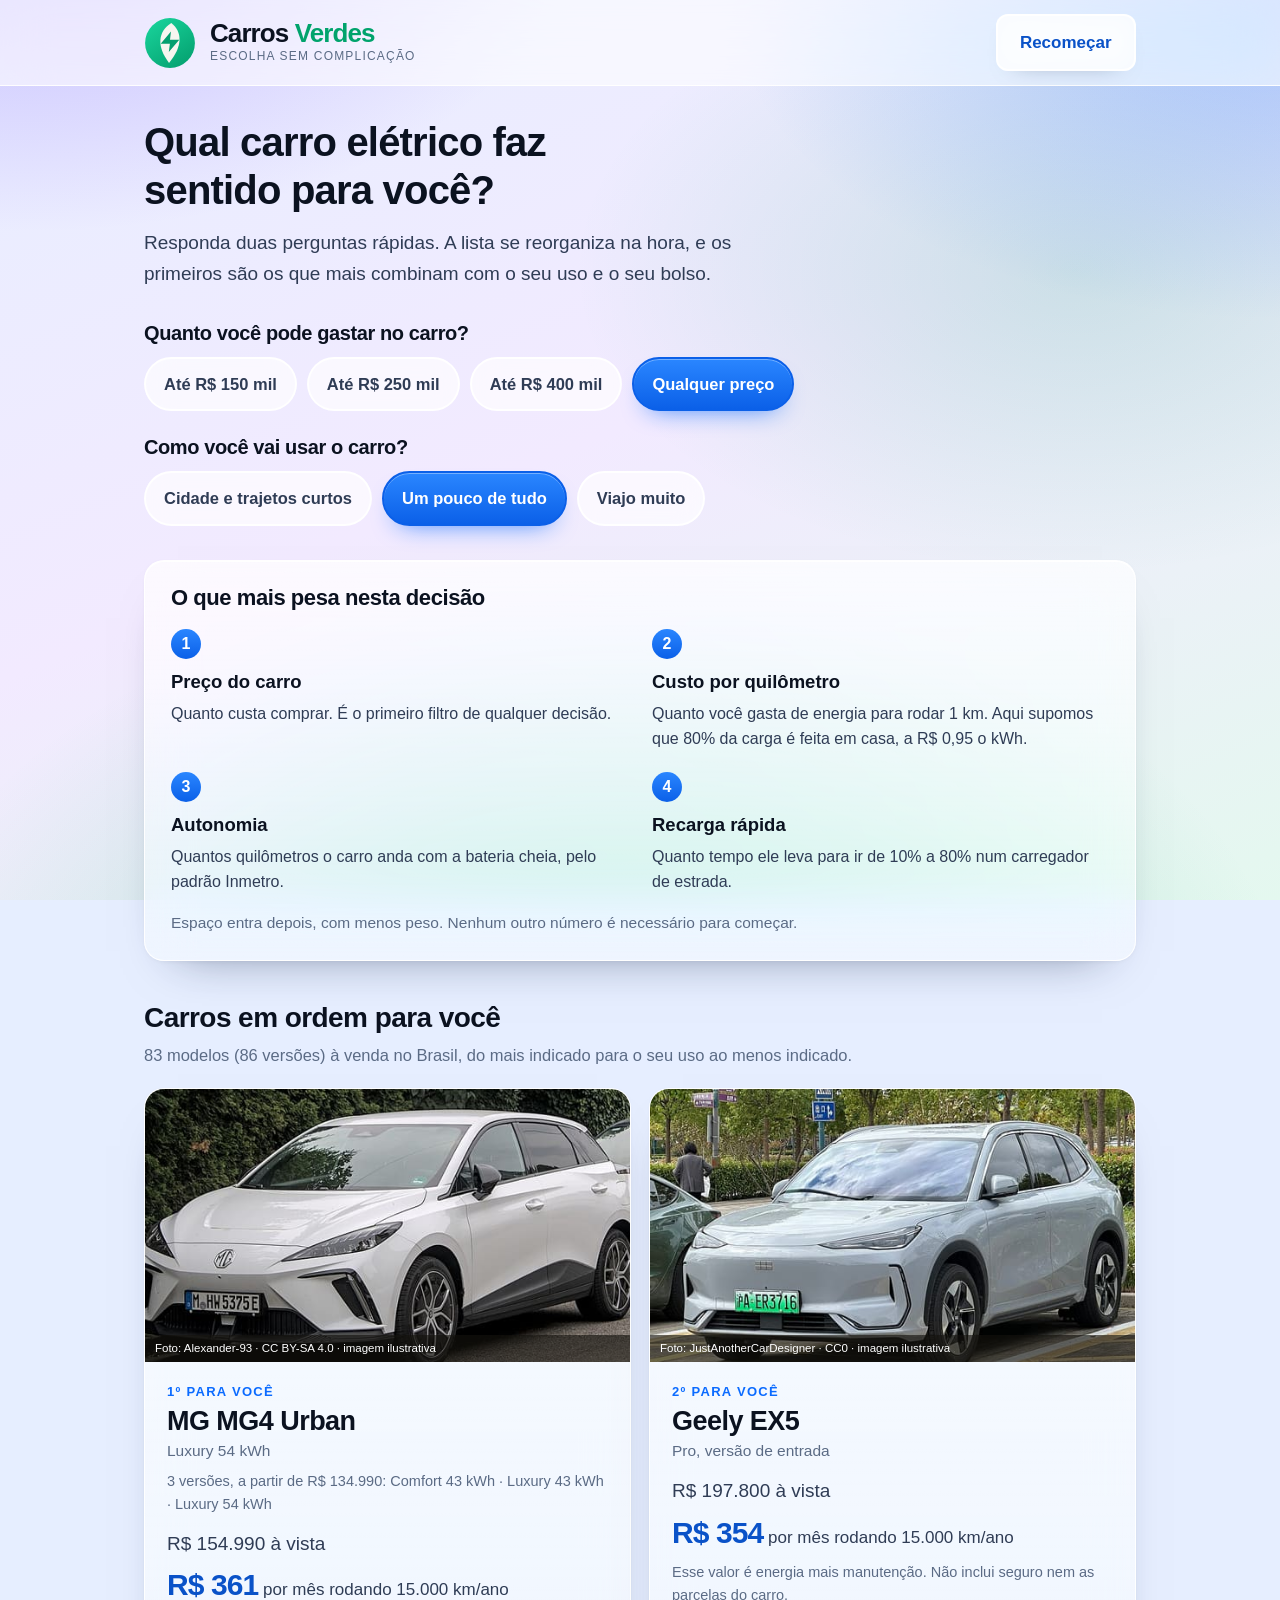
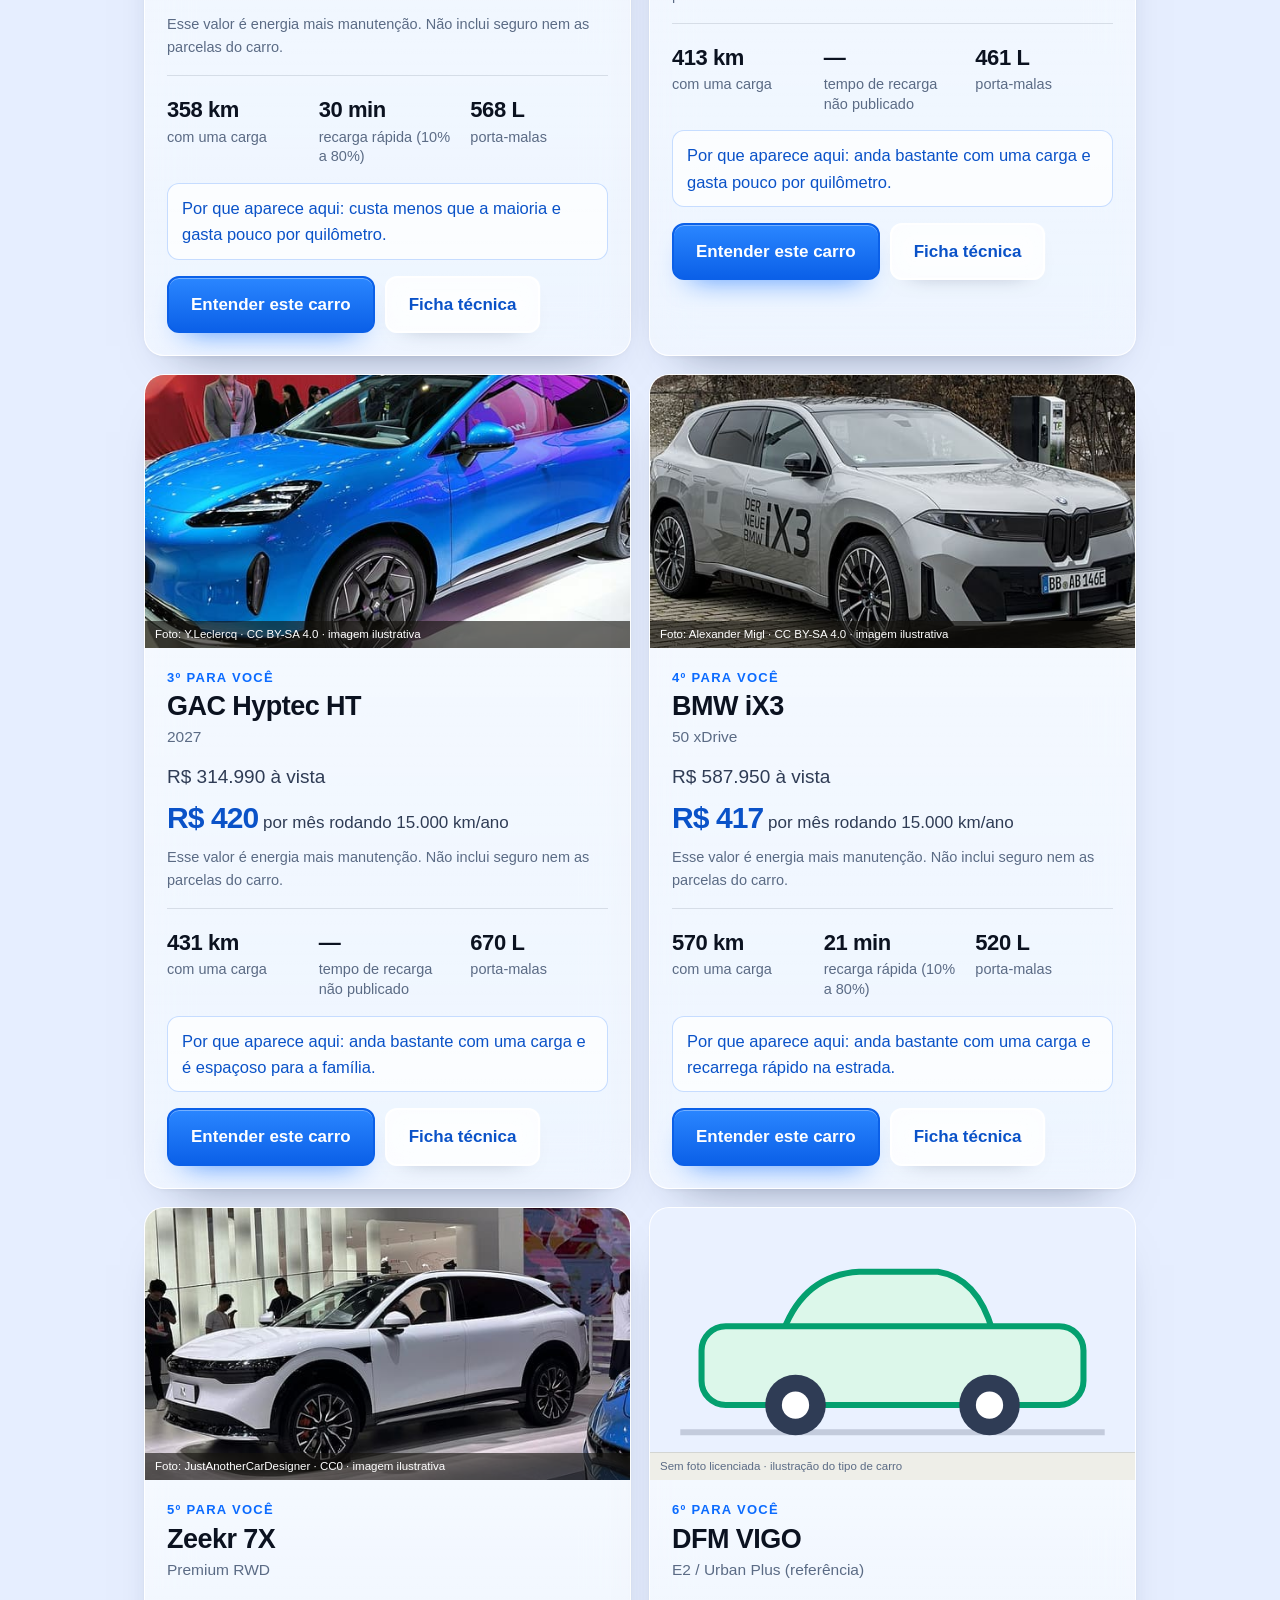
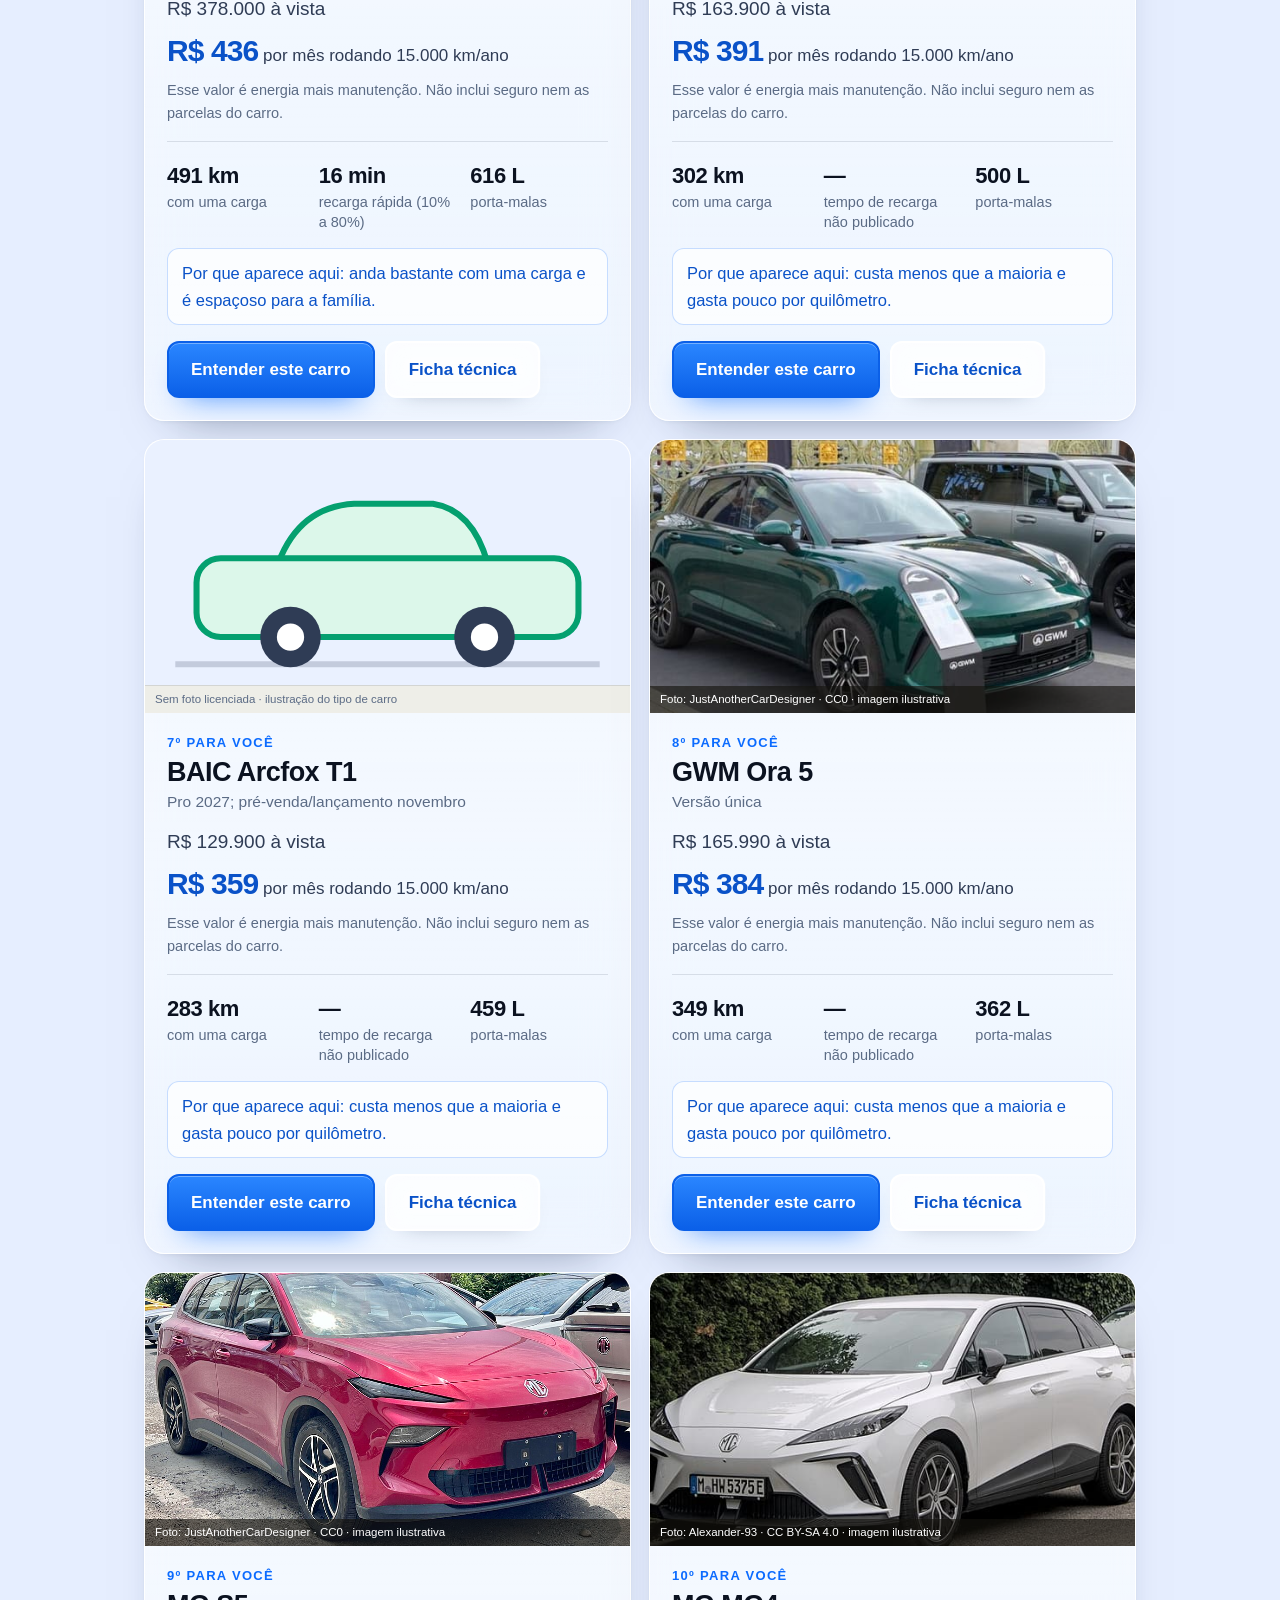
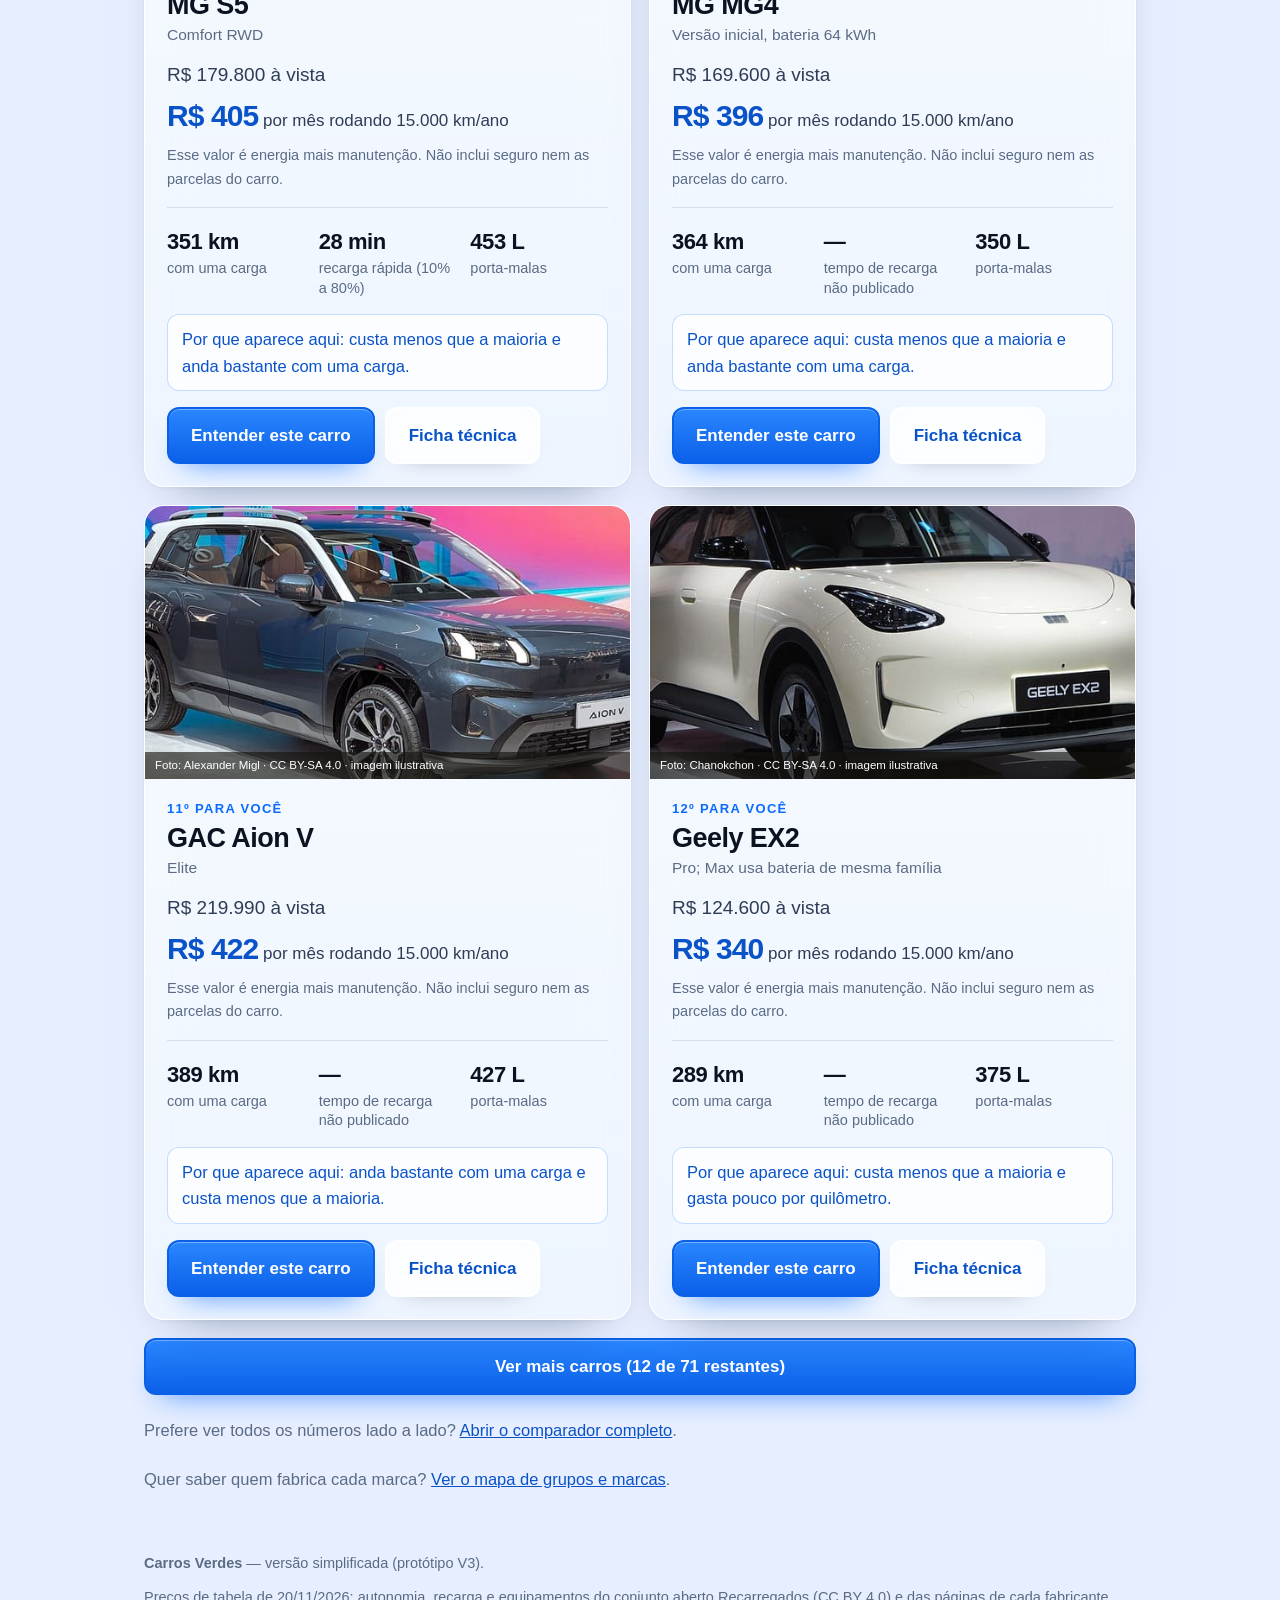
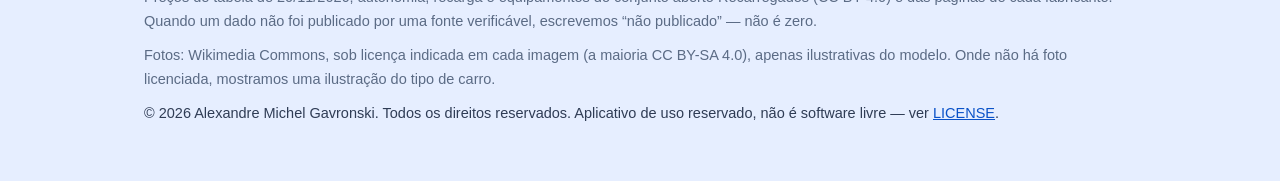
<file: v3/index.html>
<!DOCTYPE html>
<html lang="pt-BR">
<head>
<meta charset="utf-8">
<meta name="viewport" content="width=device-width, initial-scale=1">
<title>Carros Verdes — qual elétrico faz sentido para você</title>
<meta name="description" content="Escolha seu carro elétrico sem complicação: responda duas perguntas e veja os carros em ordem, com custo por mês, autonomia e tempo de recarga explicados em português claro.">
<meta name="author" content="Alexandre Michel Gavronski">
<meta name="copyright" content="© 2026 Alexandre Michel Gavronski. Todos os direitos reservados.">
<meta name="theme-color" content="#0d6b57">
<link rel="icon" href="../favicon.svg" type="image/svg+xml">
<link rel="stylesheet" href="../theme.css">
<link rel="stylesheet" href="styles.css">
</head>
<body>

<a class="skip-link" href="#resultados">Ir para a lista de carros</a>

<header class="site">
  <div class="site__inner">
    <a class="brand" href="../" aria-label="Carros Verdes">
      <svg viewBox="0 0 48 48" width="52" height="52" aria-hidden="true" focusable="false">
        <defs>
          <linearGradient id="v3-g" x1="0.15" y1="0" x2="0.85" y2="1">
            <stop offset="0" stop-color="#19d39b"/>
            <stop offset="1" stop-color="#04a06f"/>
          </linearGradient>
        </defs>
        <circle cx="24" cy="24" r="23" fill="url(#v3-g)"/>
        <path d="M25.2 5.6C35.4 13.4 35.9 27.2 23.1 42.4 11.6 27.4 12.6 13.6 25.2 5.6Z" fill="#f7f6f0"/>
        <path d="M24.9 13.4 15.4 24.7H23.9L22.9 32.4 32.6 21.1H24L24.9 13.4Z" fill="#04a06f"/>
      </svg>
      <span class="brand__text">
        <span class="brand__name">Carros <em>Verdes</em></span>
        <span class="brand__tag">escolha sem complicação</span>
      </span>
    </a>
    <button class="btn btn--quiet" id="restart">Recomeçar</button>
  </div>
</header>

<main>
  <section class="intro">
    <h1>Qual carro elétrico faz sentido para você?</h1>
    <p>Responda duas perguntas rápidas. A lista se reorganiza na hora, e os primeiros são os que mais combinam com o seu uso e o seu bolso.</p>
  </section>

  <section class="chooser" aria-label="Suas preferências">
    <div class="chooser__group">
      <h2>Quanto você pode gastar no carro?</h2>
      <div class="pills" id="f-budget" role="group" aria-label="Faixa de preço">
        <button data-budget="150000" aria-pressed="false">Até R$ 150 mil</button>
        <button data-budget="250000" aria-pressed="false">Até R$ 250 mil</button>
        <button data-budget="400000" aria-pressed="false">Até R$ 400 mil</button>
        <button data-budget="any" aria-pressed="true" class="is-on">Qualquer preço</button>
      </div>
    </div>

    <div class="chooser__group">
      <h2>Como você vai usar o carro?</h2>
      <div class="pills" id="f-use" role="group" aria-label="Como vai usar o carro">
        <button data-use="city" aria-pressed="false">Cidade e trajetos curtos</button>
        <button data-use="mixed" aria-pressed="true" class="is-on">Um pouco de tudo</button>
        <button data-use="road" aria-pressed="false">Viajo muito</button>
      </div>
    </div>
  </section>

  <section class="why" aria-labelledby="why-title">
    <h2 id="why-title">O que mais pesa nesta decisão</h2>
    <ol class="why__list">
      <li>
        <b>Preço do carro</b>
        <span>Quanto custa comprar. É o primeiro filtro de qualquer decisão.</span>
      </li>
      <li>
        <b>Custo por quilômetro</b>
        <span>Quanto você gasta de energia para rodar 1 km. Aqui supomos que 80% da carga é feita em casa, a R$ 0,95 o kWh.</span>
      </li>
      <li>
        <b>Autonomia</b>
        <span>Quantos quilômetros o carro anda com a bateria cheia, pelo padrão Inmetro.</span>
      </li>
      <li>
        <b>Recarga rápida</b>
        <span>Quanto tempo ele leva para ir de 10% a 80% num carregador de estrada.</span>
      </li>
    </ol>
    <p class="why__note">Espaço entra depois, com menos peso. Nenhum outro número é necessário para começar.</p>
  </section>

  <section class="results" id="resultados" aria-labelledby="results-title">
    <div class="results__head">
      <h2 id="results-title">Carros em ordem para você</h2>
      <p class="results__note" id="results-note">Carregando…</p>
    </div>
    <div class="list" id="list"></div>
    <button class="btn btn--wide" id="more" hidden>Ver mais carros</button>
    <p class="results__all">Prefere ver todos os números lado a lado? <a href="../">Abrir o comparador completo</a>.</p>
    <p class="results__all">Quer saber quem fabrica cada marca? <a href="../marcas/">Ver o mapa de grupos e marcas</a>.</p>
  </section>
</main>

<footer class="foot">
  <p><b>Carros Verdes</b> — versão simplificada (protótipo V3).</p>
  <p>Preços de tabela de 20/11/2026; autonomia, recarga e equipamentos do conjunto aberto Recarregados (CC BY 4.0) e das páginas de cada fabricante. Quando um dado não foi publicado por uma fonte verificável, escrevemos “não publicado” — não é zero.</p>
  <p>Fotos: Wikimedia Commons, sob licença indicada em cada imagem (a maioria CC BY-SA 4.0), apenas ilustrativas do modelo. Onde não há foto licenciada, mostramos uma ilustração do tipo de carro.</p>
  <p class="foot__legal">© 2026 Alexandre Michel Gavronski. Todos os direitos reservados. Aplicativo de uso reservado, não é software livre — ver <a href="../LICENSE">LICENSE</a>.</p>
</footer>

<div class="overlay" id="overlay" hidden>
  <div class="overlay__scrim" data-close></div>
  <div class="sheet" id="sheet" role="dialog" aria-modal="true" aria-labelledby="sheet-title"></div>
</div>

<script src="app.js"></script>
</body>
</html>
</file>
<file: theme.css>
/* Carros Verdes — tema "liquid glass" claro: azul elétrico, verde vivo e vidro translúcido. */

:root {
  /* tinta e superfícies */
  --ink: #0b1220;
  --ink-2: #2f3c55;
  --muted: #5b6b85;

  --surface: #ffffff;
  --surface-2: rgba(255, 255, 255, .55);
  --line: rgba(18, 32, 63, .12);
  --line-strong: rgba(18, 32, 63, .22);

  /* cores */
  --accent: #0b6bff;
  --accent-dark: #0a52c8;
  --accent-soft: rgba(11, 107, 255, .12);
  --brand: #00a36c;
  --brand-dark: #067a53;
  --brand-soft: rgba(0, 163, 108, .14);
  --violet: #7c4dff;
  --warn: #d8640a;
  --warn-soft: rgba(255, 138, 0, .14);
  --danger: #d8342f;
  --best: #00a36c;

  /* vidro */
  --glass-bg: linear-gradient(180deg, rgba(255, 255, 255, .74), rgba(255, 255, 255, .42));
  --glass-bg-strong: linear-gradient(180deg, rgba(255, 255, 255, .92), rgba(255, 255, 255, .72));
  --glass-border: rgba(255, 255, 255, .9);
  --glass-blur: blur(24px) saturate(1.7);
  --glass-shadow: 0 24px 48px -34px rgba(13, 30, 63, .55), 0 2px 10px -6px rgba(13, 30, 63, .22);
  --glass-inset: inset 0 1px 0 rgba(255, 255, 255, .95);
  --shadow: 0 24px 48px -34px rgba(13, 30, 63, .55), 0 2px 10px -6px rgba(13, 30, 63, .22);

  --radius: 20px;
  --mono: ui-monospace, "SF Mono", "JetBrains Mono", Menlo, monospace;
  --sans: -apple-system, BlinkMacSystemFont, "Segoe UI", Inter, Roboto, "Helvetica Neue", sans-serif;
}

html { background: #e6eeff; }

body {
  background:
    radial-gradient(900px 520px at 2% -10%, rgba(124, 77, 255, .34), transparent 62%),
    radial-gradient(860px 500px at 100% 0%, rgba(11, 107, 255, .30), transparent 64%),
    radial-gradient(760px 460px at 84% 30%, rgba(0, 163, 108, .16), transparent 66%),
    radial-gradient(1100px 700px at 46% 114%, rgba(0, 163, 108, .24), transparent 64%),
    linear-gradient(158deg, #e7eeff 0%, #f2eaff 48%, #e4f8ef 100%);
  background-attachment: fixed;
  color: var(--ink);
}

::selection { background: rgba(11, 107, 255, .18); color: var(--ink); }

/* peças de vidro reutilizáveis */
.glass {
  background: var(--glass-bg);
  -webkit-backdrop-filter: var(--glass-blur);
  backdrop-filter: var(--glass-blur);
  border: 1px solid var(--glass-border);
  box-shadow: var(--glass-shadow), var(--glass-inset);
}
</file>
<file: styles.css>
:root {
  --radius: 18px;
  --mono: ui-monospace, "SF Mono", "JetBrains Mono", Menlo, monospace;
  --sans: -apple-system, BlinkMacSystemFont, "Segoe UI", Inter, Roboto, "Helvetica Neue", sans-serif;
}

* { box-sizing: border-box; }

[hidden] { display: none !important; }

html { -webkit-text-size-adjust: 100%; }

body {
  margin: 0;
  color: var(--ink);
  font-family: var(--sans);
  font-size: 14.5px;
  line-height: 1.5;
  -webkit-font-smoothing: antialiased;
}

h1, h2, h3, h4 { margin: 0; font-weight: 620; letter-spacing: -.01em; }

button { font: inherit; color: inherit; cursor: pointer; }

::selection { background: var(--accent-soft); color: var(--ink); }

/* ---------- cabeçalho de marca ---------- */

.skip-link {
  position: absolute;
  left: -9999px;
  top: 0;
  z-index: 100;
  background: var(--ink);
  color: #f7f6f0;
  padding: 10px 16px;
  border-radius: 0 0 9px 0;
  font-size: 13px;
  text-decoration: none;
}
.skip-link:focus { left: 0; }

:focus-visible { outline: 2px solid var(--accent); outline-offset: 2px; }

.masthead {
  position: sticky;
  top: 0;
  z-index: 40;
  background: rgba(255, 255, 255, .58);
  -webkit-backdrop-filter: var(--glass-blur);
  backdrop-filter: var(--glass-blur);
  border-bottom: 1px solid var(--line);
}

.masthead__bar {
  display: flex;
  align-items: center;
  justify-content: space-between;
  gap: 20px;
  padding: 12px 26px 8px;
  max-width: 1760px;
  margin: 0 auto;
}

.brand {
  display: flex;
  align-items: center;
  gap: 12px;
  min-width: 0;
  text-decoration: none;
  color: inherit;
}

.brand__mark { display: flex; flex: none; }
.brand__mark svg {
  display: block;
  width: 46px;
  height: 46px;
  border-radius: 50%;
  box-shadow: 0 1px 2px rgba(23, 22, 15, .18), 0 6px 14px -8px rgba(10, 77, 63, .7);
}

.brand__text { display: grid; gap: 1px; min-width: 0; }

.brand__name {
  font-size: 24px;
  font-weight: 700;
  letter-spacing: -.035em;
  line-height: 1.08;
  white-space: nowrap;
}
.brand__name em { font-style: normal; color: var(--brand); }

.brand__tag {
  font-size: 10px;
  letter-spacing: .08em;
  text-transform: uppercase;
  color: var(--muted);
  white-space: nowrap;
  overflow: hidden;
  text-overflow: ellipsis;
}

.masthead__controls { display: flex; align-items: center; gap: 10px; }

.masthead__meta {
  display: flex;
  align-items: center;
  justify-content: space-between;
  gap: 16px;
  padding: 0 26px 9px;
  max-width: 1760px;
  margin: 0 auto;
  font-family: var(--mono);
  font-size: 10.5px;
  color: var(--muted);
}
.masthead__meta p { margin: 0; }
.masthead__credit { white-space: nowrap; }

/* ---------- seletor de painel ---------- */

.mode-picker {
  display: flex;
  align-items: center;
  gap: 14px;
  margin-bottom: 14px;
}

.mode-picker__label {
  font-family: var(--mono);
  font-size: 10px;
  text-transform: uppercase;
  letter-spacing: .12em;
  color: var(--muted);
  white-space: nowrap;
}

.mode-switch {
  display: inline-flex;
  gap: 6px;
  padding: 5px;
  background: rgba(255, 255, 255, .55);
  -webkit-backdrop-filter: blur(14px) saturate(1.6);
  backdrop-filter: blur(14px) saturate(1.6);
  border: 1px solid var(--glass-border);
  border-radius: 14px;
}

.mode-switch button {
  display: grid;
  gap: 1px;
  text-align: left;
  border: 1px solid transparent;
  background: transparent;
  color: var(--ink-2);
  padding: 8px 18px;
  border-radius: 9px;
  transition: background .15s, color .15s, box-shadow .15s;
}

.mode-switch__name {
  font-size: 14.5px;
  font-weight: 640;
  letter-spacing: -.015em;
  white-space: nowrap;
}

.mode-switch__meta {
  font-family: var(--mono);
  font-size: 10.5px;
  color: var(--muted);
  font-variant-numeric: tabular-nums;
}

.mode-switch button:hover { background: rgba(255, 255, 255, .8); color: var(--ink); }

.mode-switch button.is-active {
  background: linear-gradient(180deg, #2a86ff, #0b60e8);
  border-color: #0b60e8;
  color: #ffffff;
  box-shadow: 0 10px 22px -12px rgba(11, 107, 255, .95), inset 0 1px 0 rgba(255, 255, 255, .35);
}

.mode-switch button.is-active .mode-switch__meta { color: rgba(255, 254, 251, .74); }

.mode-switch button.is-active:hover { background: linear-gradient(180deg, #1d78f5, #0a52c8); }

.switch {
  display: inline-flex;
  padding: 3px;
  gap: 2px;
  background: rgba(255, 255, 255, .5);
  -webkit-backdrop-filter: blur(12px) saturate(1.5);
  backdrop-filter: blur(12px) saturate(1.5);
  border: 1px solid var(--glass-border);
  border-radius: 11px;
}

.switch button {
  border: 0;
  background: transparent;
  padding: 6px 12px;
  border-radius: 7px;
  font-size: 12.5px;
  font-weight: 550;
  color: var(--ink-2);
  white-space: nowrap;
  transition: background .15s, color .15s;
}

.switch button span { font-family: var(--mono); font-size: 11px; color: var(--muted); }

.switch button.is-active {
  background: var(--surface);
  color: var(--ink);
  box-shadow: 0 1px 2px rgba(23, 22, 15, .1);
}

.switch button.is-active span { color: var(--accent); }

.switch--small button { padding: 5px 10px; font-size: 12px; }

.ghost-btn {
  border: 1px solid var(--line-strong);
  background: rgba(255, 255, 255, .72);
  -webkit-backdrop-filter: blur(12px) saturate(1.4);
  backdrop-filter: blur(12px) saturate(1.4);
  padding: 7px 13px;
  border-radius: 9px;
  font-size: 12.5px;
  font-weight: 550;
  transition: border-color .15s, background .15s;
}
.ghost-btn:hover { border-color: var(--ink-2); }

.primary-btn {
  border: 0;
  background: linear-gradient(180deg, #2a86ff, #0b60e8);
  color: #ffffff;
  padding: 9px 16px;
  border-radius: 10px;
  font-size: 13px;
  font-weight: 600;
  box-shadow: 0 10px 22px -14px rgba(11, 107, 255, .95), inset 0 1px 0 rgba(255, 255, 255, .35);
  transition: filter .15s, opacity .15s;
}
.primary-btn:hover { filter: brightness(.95); }
.primary-btn:disabled { opacity: .4; cursor: not-allowed; }

.link-btn {
  border: 0;
  background: none;
  padding: 0;
  font-size: 12px;
  color: var(--muted);
  text-decoration: underline;
  text-underline-offset: 3px;
  text-decoration-color: var(--line-strong);
}
.link-btn:hover { color: var(--ink); }

#btn-sidebar { display: none; }

/* ---------- hero ---------- */

.hero {
  display: grid;
  grid-template-columns: minmax(0, 1fr) auto;
  align-items: center;
  gap: 32px;
  max-width: 1760px;
  margin: 0 auto;
  padding: 24px 26px 6px;
}

.hero__copy h2 { font-size: 27px; letter-spacing: -.035em; line-height: 1.15; }
.hero__alt {
  margin: 10px 0 0;
  font-size: 12.5px;
  color: var(--muted);
}
.hero__alt a { color: var(--accent); font-weight: 600; text-decoration: none; border-bottom: 1px solid currentColor; }
.hero__alt a:hover { color: var(--ink); }

.hero__copy p {
  margin: 7px 0 0;
  max-width: 60ch;
  font-size: 13px;
  line-height: 1.55;
  color: var(--ink-2);
}

.hero__stats {
  display: grid;
  grid-template-columns: repeat(4, auto);
  gap: 22px;
  margin: 0;
  flex: none;
}
.hero__stats > div { display: grid; gap: 2px; border-left: 1px solid var(--line); padding-left: 16px; }
.hero__stats dt { font-size: 9px; text-transform: uppercase; letter-spacing: .1em; color: var(--muted); }
.hero__stats dd {
  margin: 0;
  font-family: var(--mono);
  font-size: 16px;
  font-weight: 600;
  letter-spacing: -.03em;
  font-variant-numeric: tabular-nums;
}

/* ---------- shell ---------- */

.shell {
  display: grid;
  grid-template-columns: 318px minmax(0, 1fr);
  gap: 26px;
  align-items: start;
  padding: 14px 26px 120px;
  max-width: 1760px;
  margin: 0 auto;
}

.sidebar {
  position: sticky;
  top: 114px;
  display: grid;
  gap: 14px;
  max-height: calc(100vh - 100px);
  overflow-y: auto;
  padding-right: 4px;
  scrollbar-width: thin;
}

.panel {
  background: var(--glass-bg);
  -webkit-backdrop-filter: var(--glass-blur);
  backdrop-filter: var(--glass-blur);
  border: 1px solid var(--glass-border);
  box-shadow: var(--glass-shadow), var(--glass-inset);
  border-radius: var(--radius);
  padding: 16px;
}

.panel__head {
  display: flex;
  align-items: baseline;
  justify-content: space-between;
  gap: 10px;
  margin-bottom: 6px;
}

.panel__head h2 { font-size: 13px; text-transform: uppercase; letter-spacing: .08em; color: var(--ink-2); }

.hint { margin: 0 0 12px; font-size: 11.5px; color: var(--muted); line-height: 1.45; }

.presets { display: flex; flex-wrap: wrap; gap: 5px; margin-bottom: 14px; }

.presets button {
  border: 1px solid var(--line);
  background: var(--surface-2);
  border-radius: 999px;
  padding: 4px 10px;
  font-size: 11.5px;
  color: var(--ink-2);
  transition: all .15s;
}
.presets button:hover { background: var(--accent-soft); border-color: rgba(11, 107, 255, .35); }
.presets button.is-active { background: linear-gradient(180deg, #2a86ff, #0b60e8); color: #fff; border-color: #0b60e8; box-shadow: 0 8px 18px -12px rgba(11, 107, 255, .9); }

.weights { display: grid; gap: 11px; }

.weight-row { display: grid; grid-template-columns: 1fr auto; gap: 2px 8px; align-items: center; }
.weight-row__label { font-size: 12.5px; color: var(--ink-2); }
.weight-row__value {
  font-family: var(--mono);
  font-size: 11px;
  color: var(--muted);
  font-variant-numeric: tabular-nums;
}
.weight-row input { grid-column: 1 / -1; }

input[type="range"] {
  -webkit-appearance: none;
  appearance: none;
  width: 100%;
  height: 3px;
  border-radius: 2px;
  background: var(--line-strong);
  outline: none;
  margin: 6px 0;
}
input[type="range"]::-webkit-slider-thumb {
  -webkit-appearance: none;
  width: 14px;
  height: 14px;
  border-radius: 50%;
  background: var(--surface);
  border: 1.5px solid var(--accent);
  box-shadow: 0 1px 3px rgba(23, 22, 15, .2);
  cursor: grab;
}
input[type="range"]::-moz-range-thumb {
  width: 13px; height: 13px; border-radius: 50%;
  background: var(--surface); border: 1.5px solid var(--accent); cursor: grab;
}

.field { display: grid; gap: 6px; margin-bottom: 14px; }
.field > span { font-size: 12px; color: var(--ink-2); display: flex; justify-content: space-between; gap: 8px; }
.field > span b { font-family: var(--mono); font-weight: 500; font-size: 11px; color: var(--muted); font-variant-numeric: tabular-nums; }

.field input[type="search"], .inline-field select {
  border: 1px solid var(--line-strong);
  background: var(--surface);
  border-radius: 9px;
  padding: 8px 10px;
  font: inherit;
  font-size: 13px;
  color: var(--ink);
  width: 100%;
}
.field input[type="search"]:focus, .inline-field select:focus {
  outline: 2px solid var(--accent-soft);
  border-color: var(--accent);
}

.dual-range { position: relative; height: 22px; }
.dual-range input { position: absolute; left: 0; right: 0; top: 7px; margin: 0; pointer-events: none; }
.dual-range input::-webkit-slider-thumb { pointer-events: auto; }
.dual-range input::-moz-range-thumb { pointer-events: auto; }

.chips { display: flex; flex-wrap: wrap; gap: 5px; }
.chips--scroll { max-height: 116px; overflow-y: auto; }

.chips button {
  border: 1px solid var(--line);
  background: var(--surface-2);
  border-radius: 7px;
  padding: 4px 9px;
  font-size: 11.5px;
  color: var(--ink-2);
  transition: all .15s;
}
.chips button:hover { border-color: var(--line-strong); }
.chips button.is-active { background: var(--accent-soft); border-color: rgba(11, 107, 255, .35); color: var(--accent-dark); font-weight: 600; }

/* ---------- toolbar ---------- */

.main { min-width: 0; }

.toolbar {
  display: flex;
  align-items: center;
  justify-content: space-between;
  gap: 16px;
  flex-wrap: wrap;
  margin-bottom: 16px;
}

.toolbar__left { display: flex; align-items: center; gap: 10px; flex-wrap: wrap; }
.toolbar__right { display: flex; align-items: center; gap: 12px; flex-wrap: wrap; }

.result-count { font-family: var(--mono); font-size: 12px; color: var(--muted); white-space: nowrap; }

.inline-field { display: flex; align-items: center; gap: 6px; font-size: 12px; color: var(--muted); }
.inline-field select { width: auto; padding: 5px 8px; font-size: 12px; }

.active-chips { display: flex; gap: 5px; flex-wrap: wrap; }
.active-chips button {
  border: 1px solid var(--line);
  background: var(--surface);
  border-radius: 999px;
  padding: 2px 9px;
  font-size: 11px;
  color: var(--muted);
}
.active-chips button:hover { color: var(--ink); border-color: var(--line-strong); }

.view { display: none; }
.view.is-active { display: block; }

/* ---------- cards ---------- */

.cards {
  display: grid;
  grid-template-columns: repeat(auto-fill, minmax(322px, 1fr));
  gap: 14px;
}

.card {
  position: relative;
  display: flex;
  flex-direction: column;
  background: var(--glass-bg);
  -webkit-backdrop-filter: var(--glass-blur);
  backdrop-filter: var(--glass-blur);
  border: 1px solid var(--glass-border);
  box-shadow: var(--glass-shadow), var(--glass-inset);
  border-radius: var(--radius);
  padding: 15px 16px 13px;
  transition: border-color .15s, box-shadow .15s, transform .15s;
}
.card:hover { border-color: rgba(11, 107, 255, .35); box-shadow: 0 30px 60px -34px rgba(13, 30, 63, .6), var(--glass-inset); transform: translateY(-2px); }
.card.is-selected { border-color: var(--accent); box-shadow: 0 0 0 2px rgba(11, 107, 255, .45), var(--glass-shadow); }

.card__top { display: flex; align-items: flex-start; justify-content: space-between; gap: 10px; }

.card__rank {
  font-family: var(--mono);
  font-size: 10.5px;
  color: var(--muted);
  letter-spacing: .06em;
}

.card__ident { min-width: 0; }
.card__brand { font-size: 11px; letter-spacing: .1em; text-transform: uppercase; color: var(--muted); }
.card__model { font-size: 17px; font-weight: 630; letter-spacing: -.015em; line-height: 1.2; margin: 1px 0 2px; }
.card__version { font-size: 11.5px; color: var(--muted); overflow: hidden; text-overflow: ellipsis; display: -webkit-box; -webkit-line-clamp: 2; -webkit-box-orient: vertical; }

.ring { flex: none; width: 54px; height: 54px; position: relative; }
.ring svg { transform: rotate(-90deg); display: block; }
.ring__num {
  position: absolute; inset: 0;
  display: grid; place-items: center;
  font-family: var(--mono); font-size: 14px; font-weight: 600;
  font-variant-numeric: tabular-nums;
}
.ring__num small { font-size: 8.5px; color: var(--muted); font-weight: 500; }

.card__price { display: flex; align-items: baseline; flex-wrap: wrap; gap: 2px 8px; margin: 11px 0 2px; }
.card__price strong { font-size: 21px; font-weight: 640; letter-spacing: -.02em; font-variant-numeric: tabular-nums; }
.card__price span { font-size: 11.5px; color: var(--muted); }
.card__price em {
  font-style: normal; font-family: var(--mono); font-size: 10.5px;
  color: var(--brand-dark); background: var(--brand-soft);
  padding: 1px 6px; border-radius: 6px;
  white-space: nowrap;
}
.card__price em.is-penalty { color: var(--warn); background: var(--warn-soft); }

.card__stats {
  display: grid;
  grid-template-columns: repeat(4, 1fr);
  gap: 8px;
  padding: 11px 0;
  margin: 9px 0;
  border-top: 1px solid var(--line);
  border-bottom: 1px solid var(--line);
}

.stat { display: grid; gap: 1px; }
.stat__label { font-size: 9.5px; text-transform: uppercase; letter-spacing: .06em; color: var(--muted); white-space: nowrap; overflow: hidden; text-overflow: ellipsis; }
.stat__value { font-size: 13.5px; font-weight: 600; font-variant-numeric: tabular-nums; letter-spacing: -.01em; }
.stat__value.is-missing { color: var(--line-strong); font-weight: 500; }
.stat__value small { font-size: 9.5px; font-weight: 500; color: var(--muted); margin-left: 1px; }

.card__badges { display: flex; flex-wrap: wrap; gap: 4px; margin-bottom: 10px; min-height: 19px; }

.badge {
  font-size: 10px;
  padding: 2px 6px;
  border-radius: 5px;
  background: var(--surface-2);
  color: var(--ink-2);
  border: 1px solid var(--line);
  white-space: nowrap;
}
.badge--accent { background: var(--accent-soft); border-color: rgba(11, 107, 255, .3); color: var(--accent-dark); }
.badge--warn { background: var(--warn-soft); border-color: rgba(216, 100, 10, .3); color: var(--warn); }
.badge--thin { background: transparent; border-style: dashed; color: var(--muted); }

.card__actions { display: flex; align-items: center; gap: 8px; margin-top: auto; }
.card__actions .ghost-btn { flex: 1; justify-content: center; font-size: 12px; padding: 6px 10px; }

.pick {
  display: inline-flex; align-items: center; gap: 6px;
  border: 1px solid var(--line-strong); background: var(--surface);
  border-radius: 9px; padding: 6px 11px; font-size: 12px; font-weight: 550;
  transition: all .15s;
}
.pick:hover { border-color: var(--accent); }
.pick.is-on { background: linear-gradient(180deg, #2a86ff, #0b60e8); border-color: #0b60e8; color: #fff; }
.pick.is-on::before { content: "✓"; font-size: 10px; }
.pick:disabled { opacity: .4; cursor: not-allowed; }

.card__note {
  margin-top: 9px; padding-top: 9px; border-top: 1px dashed var(--line);
  font-size: 11px; color: var(--muted); line-height: 1.45;
}

/* ---------- table view ---------- */

.table-wrap {
  background: var(--glass-bg);
  -webkit-backdrop-filter: var(--glass-blur);
  backdrop-filter: var(--glass-blur);
  border: 1px solid var(--glass-border);
  box-shadow: var(--glass-shadow), var(--glass-inset);
  border-radius: var(--radius);
  overflow: auto;
  max-height: calc(100vh - 190px);
}

table.grid { border-collapse: separate; border-spacing: 0; width: 100%; font-size: 12px; }

table.grid th, table.grid td { padding: 7px 10px; text-align: right; white-space: nowrap; }
table.grid th:first-child, table.grid td:first-child { text-align: left; }

table.grid thead th {
  position: sticky; top: 0; z-index: 2;
  background: rgba(255, 255, 255, .72);
  border-bottom: 1px solid var(--line-strong);
  font-size: 10.5px; text-transform: uppercase; letter-spacing: .05em;
  color: var(--muted); font-weight: 600;
}

table.grid tbody tr:hover td { background: rgba(11, 107, 255, .06); }
table.grid tbody tr.is-selected td { background: var(--accent-soft); }
table.grid td { border-bottom: 1px solid var(--line); font-variant-numeric: tabular-nums; }
table.grid td.name { font-variant-numeric: normal; }
table.grid td.name b { font-weight: 620; }
table.grid td.name span { color: var(--muted); font-size: 11px; }
table.grid th.num, table.grid td.num { font-family: var(--mono); font-size: 11.5px; }
table.grid .cell-link { border: 0; background: none; padding: 0; text-align: left; }

/* ---------- charts ---------- */

.chart-card {
  background: var(--glass-bg);
  -webkit-backdrop-filter: var(--glass-blur);
  backdrop-filter: var(--glass-blur);
  border: 1px solid var(--glass-border);
  box-shadow: var(--glass-shadow), var(--glass-inset);
  border-radius: var(--radius);
  padding: 18px;
  margin-bottom: 14px;
}
.chart-card h3 { font-size: 14px; margin-bottom: 2px; }
.chart-card p.sub { margin: 0 0 14px; font-size: 11.5px; color: var(--muted); }

.scatter { width: 100%; height: auto; display: block; overflow: visible; }
.scatter text { font-family: var(--sans); font-size: 10px; fill: var(--muted); }
.scatter .grid-line { stroke: var(--line); stroke-width: 1; }
.scatter .axis { stroke: var(--line-strong); stroke-width: 1; }
.scatter .dot { cursor: pointer; transition: opacity .15s; }
.scatter .dot:hover { opacity: .75; }
.scatter .dot-label { font-size: 9px; fill: var(--ink-2); font-weight: 550; pointer-events: none; }

.legend { display: flex; flex-wrap: wrap; gap: 12px; font-size: 11px; color: var(--muted); margin-top: 8px; }
.legend i { display: inline-block; width: 8px; height: 8px; border-radius: 50%; margin-right: 5px; }

.bars { display: grid; gap: 6px; }
.bar-row { display: grid; grid-template-columns: 190px 1fr 76px; align-items: center; gap: 10px; font-size: 12px; }
.bar-row__name { overflow: hidden; text-overflow: ellipsis; white-space: nowrap; }
.bar-row__track { display: block; background: var(--surface-2); border-radius: 4px; height: 15px; overflow: hidden; }
.bar-row__fill { display: block; height: 100%; background: var(--accent); border-radius: 4px; }
.bar-row__value { text-align: right; font-family: var(--mono); font-size: 11px; color: var(--ink-2); font-variant-numeric: tabular-nums; }

/* ---------- cost view ---------- */

.cost-grid { display: grid; grid-template-columns: 300px minmax(0, 1fr); gap: 14px; align-items: start; }

.cost-inputs { display: grid; gap: 12px; }
.cost-inputs label { display: grid; gap: 5px; font-size: 12px; color: var(--ink-2); }
.cost-inputs label b { font-family: var(--mono); font-size: 11px; color: var(--muted); font-weight: 500; float: right; }
.cost-inputs input[type="number"] {
  border: 1px solid var(--line-strong); border-radius: 9px;
  padding: 7px 10px; font: inherit; font-size: 13px;
  font-variant-numeric: tabular-nums; background: var(--surface); width: 100%;
}

/* ---------- dock ---------- */

.dock {
  position: fixed; left: 50%; bottom: 18px; transform: translateX(-50%);
  z-index: 45;
  display: flex; align-items: center; gap: 14px;
  padding: 9px 9px 9px 14px;
  background: rgba(11, 18, 32, .82);
  -webkit-backdrop-filter: blur(20px) saturate(1.5);
  backdrop-filter: blur(20px) saturate(1.5);
  border: 1px solid rgba(255, 255, 255, .18);
  color: #f5f8ff;
  border-radius: 14px;
  box-shadow: 0 18px 40px -20px rgba(0, 0, 0, .6);
  max-width: min(1120px, calc(100vw - 36px));
  backdrop-filter: blur(8px);
}

.dock__tray { display: flex; gap: 6px; overflow-x: auto; scrollbar-width: none; }
.dock__tray::-webkit-scrollbar { display: none; }

.dock-chip {
  display: inline-flex; align-items: center; gap: 7px;
  background: rgba(255, 255, 255, .1);
  border: 1px solid rgba(255, 255, 255, .16);
  border-radius: 8px; padding: 5px 8px;
  font-size: 11.5px; white-space: nowrap;
}
.dock-chip button { border: 0; background: none; color: rgba(255, 255, 255, .55); font-size: 13px; line-height: 1; padding: 0 0 0 2px; }
.dock-chip button:hover { color: #fff; }

.dock__actions { display: flex; align-items: center; gap: 8px; flex: none; }
.dock .ghost-btn { background: transparent; border-color: rgba(255, 255, 255, .2); color: #f2f1ea; }
.dock .ghost-btn:hover { border-color: rgba(255, 255, 255, .5); }
.dock .primary-btn { background: #f2f1ea; color: #17160f; }
.dock .primary-btn:hover { background: #fff; }

/* ---------- overlay ---------- */

.overlay { position: fixed; inset: 0; z-index: 60; display: grid; }
.overlay__scrim { position: absolute; inset: 0; background: rgba(23, 22, 15, .42); backdrop-filter: blur(2px); }

.sheet {
  position: relative;
  margin: auto;
  background: var(--glass-bg-strong);
  -webkit-backdrop-filter: blur(30px) saturate(1.7);
  backdrop-filter: blur(30px) saturate(1.7);
  border: 1px solid var(--glass-border);
  border-radius: 16px;
  box-shadow: 0 30px 80px -30px rgba(0, 0, 0, .55);
  width: min(1180px, calc(100vw - 40px));
  max-height: calc(100vh - 48px);
  overflow: auto;
  animation: rise .18s ease-out;
}

@keyframes rise { from { opacity: 0; transform: translateY(8px); } to { opacity: 1; transform: none; } }

.sheet--drawer {
  margin-left: auto; margin-right: 0;
  height: 100vh; max-height: 100vh;
  width: min(560px, 100vw);
  border-radius: 0;
  animation: slide .2s ease-out;
}
@keyframes slide { from { transform: translateX(24px); opacity: .6; } to { transform: none; opacity: 1; } }

.sheet__head {
  position: sticky; top: 0; z-index: 3;
  display: flex; align-items: flex-start; justify-content: space-between; gap: 16px;
  padding: 18px 22px 14px;
  background: rgba(255, 255, 255, .82);
  -webkit-backdrop-filter: blur(18px) saturate(1.6);
  backdrop-filter: blur(18px) saturate(1.6);
  border-bottom: 1px solid var(--line);
}
.sheet__head h2 { font-size: 19px; letter-spacing: -.02em; }
.sheet__head p { margin: 2px 0 0; font-size: 12px; color: var(--muted); }

.close-btn {
  border: 1px solid var(--line-strong); background: var(--surface);
  width: 30px; height: 30px; border-radius: 8px;
  font-size: 15px; line-height: 1; color: var(--muted); flex: none;
}
.close-btn:hover { color: var(--ink); border-color: var(--ink-2); }

.sheet__body { padding: 18px 22px 26px; }

/* detail */

.detail-hero {
  display: grid; grid-template-columns: 1fr auto; gap: 16px;
  padding: 0 0 16px; border-bottom: 1px solid var(--line); margin-bottom: 16px;
}
.detail-price { font-size: 27px; font-weight: 650; letter-spacing: -.03em; font-variant-numeric: tabular-nums; }
.detail-price small { font-size: 12px; color: var(--muted); font-weight: 500; letter-spacing: 0; }

.kv-grid { display: grid; grid-template-columns: repeat(auto-fill, minmax(150px, 1fr)); gap: 12px; }

.kv { display: grid; gap: 1px; }
.kv__label { font-size: 10px; text-transform: uppercase; letter-spacing: .06em; color: var(--muted); }
.kv__value { font-size: 14px; font-weight: 580; font-variant-numeric: tabular-nums; }
.kv__value.is-missing { color: var(--line-strong); font-weight: 500; }
.kv__value small { font-size: 10px; font-weight: 500; color: var(--muted); }

.spec-section { margin-top: 20px; }
.spec-section h4 {
  font-size: 11px; text-transform: uppercase; letter-spacing: .08em;
  color: var(--muted); margin-bottom: 10px; padding-bottom: 6px; border-bottom: 1px solid var(--line);
}

.notes {
  margin-top: 18px; padding: 12px 14px;
  background: var(--surface-2); border-radius: 10px;
  font-size: 12px; color: var(--ink-2); line-height: 1.55;
}
.notes b { display: block; font-size: 10px; text-transform: uppercase; letter-spacing: .07em; color: var(--muted); margin-bottom: 4px; }

.sources { margin-top: 14px; font-size: 11.5px; }
.sources h4 { font-size: 11px; text-transform: uppercase; letter-spacing: .08em; color: var(--muted); margin-bottom: 6px; }
.sources a { display: block; color: var(--accent); text-decoration: none; word-break: break-all; margin-bottom: 3px; }
.sources a:hover { text-decoration: underline; }

.conf {
  display: inline-flex; align-items: center; gap: 5px;
  font-size: 10.5px; color: var(--muted);
}
.conf i { width: 7px; height: 7px; border-radius: 50%; display: inline-block; }
.conf--alta i { background: var(--best); }
.conf--media i { background: #c58b16; }
.conf--baixa i { background: #b45a3c; }

/* versões do mesmo modelo */

.siblings { display: grid; gap: 10px; }

.sibling {
  display: flex; align-items: center; justify-content: space-between; gap: 14px;
  padding: 12px 14px;
  border: 1px solid var(--line);
  border-radius: 12px;
  background: rgba(255, 255, 255, .72);
}
.sibling__info { display: grid; gap: 2px; min-width: 0; }
.sibling__info b { font-size: 14px; font-weight: 650; }
.sibling__info span { font-family: var(--mono); font-size: 11px; color: var(--muted); }
.sibling__info em {
  font-style: normal; font-size: 11.5px; color: var(--accent-dark);
  background: var(--accent-soft); border-radius: 6px; padding: 3px 7px; margin-top: 2px;
  justify-self: start;
}
.sibling__actions { display: flex; gap: 8px; flex: none; }
.sibling__actions .ghost-btn, .sibling__actions .pick { font-size: 12px; padding: 6px 10px; }

@media (max-width: 620px) {
  .sibling { flex-direction: column; align-items: stretch; }
  .sibling__actions .ghost-btn, .sibling__actions .pick { flex: 1; }
}

/* compare */

.cmp-wrap { overflow-x: auto; }

table.cmp { border-collapse: separate; border-spacing: 0; width: 100%; font-size: 12px; }
table.cmp th, table.cmp td { padding: 8px 12px; text-align: left; vertical-align: top; border-bottom: 1px solid var(--line); }
table.cmp thead th {
  position: sticky; top: 0; z-index: 2; background: var(--surface);
  border-bottom: 1px solid var(--line-strong); min-width: 168px; vertical-align: top;
}
table.cmp thead th:first-child { left: 0; z-index: 3; min-width: 150px; background: var(--surface); }
table.cmp tbody th {
  position: sticky; left: 0; background: var(--surface);
  font-weight: 500; color: var(--muted); font-size: 11.5px;
  min-width: 150px; z-index: 1;
}
table.cmp td { font-variant-numeric: tabular-nums; }
table.cmp tbody tr:hover th, table.cmp tbody tr:hover td { background: #faf9f4; }
table.cmp .group-row th {
  background: var(--surface-2) !important; color: var(--ink);
  font-size: 10px; text-transform: uppercase; letter-spacing: .09em; font-weight: 650;
  padding: 6px 12px;
}
table.cmp .best { color: var(--best); font-weight: 650; }
table.cmp .best::after { content: " ◆"; font-size: 8px; vertical-align: 1px; }
table.cmp .missing { color: var(--line-strong); }
table.cmp .cmp-name { font-size: 14px; font-weight: 640; letter-spacing: -.01em; }
table.cmp .cmp-sub { font-size: 11px; color: var(--muted); font-weight: 400; }
table.cmp .cmp-price { font-family: var(--mono); font-size: 12px; margin-top: 4px; }

.yes { color: var(--best); }
.no { color: var(--line-strong); }

.delta { font-size: 10px; color: var(--muted); display: block; }
.delta--up { color: var(--best); }
.delta--down { color: var(--warn); }

/* empty state */

.empty {
  padding: 60px 20px; text-align: center;
  background: var(--glass-bg); border: 1px dashed rgba(18, 32, 63, .22);
  -webkit-backdrop-filter: var(--glass-blur);
  backdrop-filter: var(--glass-blur); border-radius: var(--radius);
  color: var(--muted); font-size: 13px;
}
.empty b { display: block; color: var(--ink); font-size: 15px; margin-bottom: 4px; }
.empty__actions { margin-top: 14px; }

.foot {
  max-width: 1760px; margin: 0 auto; padding: 0 26px 40px;
  font-size: 11px; color: var(--muted); line-height: 1.6;
}
.foot p { max-width: 940px; margin: 0; }
.foot p + p { margin-top: 9px; }

.foot__brand {
  display: flex; align-items: center; gap: 9px;
  margin-bottom: 12px;
  font-size: 16px; font-weight: 700; letter-spacing: -.025em; color: var(--ink);
}
.foot__brand em { font-style: normal; color: var(--accent); }
.foot__brand svg { border-radius: 50%; flex: none; }

.foot__legal { color: var(--ink-2); }
.foot__legal b { font-weight: 700; }
.foot__legal--soft { color: var(--muted); font-size: 10.5px; }

/* ---------- responsive ---------- */

@media (max-width: 1180px) {
  .hero { grid-template-columns: minmax(0, 1fr); gap: 18px; }
  .hero__stats { grid-template-columns: repeat(4, minmax(0, 1fr)); gap: 14px; }
  .hero__stats > div:first-child { border-left: 0; padding-left: 0; }
}

@media (max-width: 1080px) {
  .shell { grid-template-columns: minmax(0, 1fr); }
  #btn-sidebar { display: inline-block; }
  .sidebar {
    display: none;
    position: static;
    max-height: none;
    grid-template-columns: repeat(auto-fit, minmax(260px, 1fr));
  }
  .sidebar.is-open { display: grid; }
  .cost-grid { grid-template-columns: 1fr; }
}

@media (max-width: 720px) {
  .masthead__bar { flex-wrap: wrap; gap: 10px; padding: 10px 16px 6px; }
  .masthead__controls { margin-left: auto; }
  .brand__mark svg { width: 38px; height: 38px; }
  .masthead__meta { flex-wrap: wrap; gap: 2px 12px; padding: 0 16px 8px; }
  .mode-picker { flex-direction: column; align-items: stretch; gap: 6px; margin-bottom: 12px; }
  .mode-switch { display: grid; grid-template-columns: 1fr 1fr; gap: 4px; }
  .mode-switch button { padding: 8px 10px; }
  .mode-switch__name { font-size: 12.5px; white-space: normal; line-height: 1.25; }
  .toolbar__left, .toolbar__right { width: 100%; }
  .switch--small { flex: 1 1 100%; }
  .switch--small button { flex: 1; white-space: nowrap; padding: 6px 4px; }
  .inline-field { flex: none; }
  .verdict__facts { grid-template-columns: 1fr; gap: 8px; }
  .verdict__fact { border-left: 0; padding-left: 0; display: flex; gap: 8px; align-items: baseline; flex-wrap: wrap; }
  .verdict { padding: 14px; }
  .hero { padding: 18px 16px 2px; gap: 14px; }
  .hero__copy h2 { font-size: 21px; }
  .hero__stats { grid-template-columns: 1fr 1fr; gap: 12px 14px; }
  .hero__stats > div:nth-child(odd) { border-left: 0; padding-left: 0; }
  .shell { padding: 14px 16px 120px; }
  .brand__name { font-size: 19px; }
  .brand__tag { font-size: 9px; }
  .cards { grid-template-columns: 1fr; }
  .toolbar__right { width: 100%; justify-content: space-between; }
  .switch--small button { padding: 5px 8px; font-size: 11px; }
  .dock { left: 12px; right: 12px; transform: none; max-width: none; }
  .bar-row { grid-template-columns: 120px 1fr 64px; }
}

/* ---------- verdict banner ---------- */

.verdict {
  display: grid;
  grid-template-columns: minmax(0, 1.25fr) minmax(0, 1fr);
  gap: 20px;
  align-items: center;
  background: linear-gradient(180deg, rgba(12, 20, 38, .88), rgba(12, 20, 38, .74));
  -webkit-backdrop-filter: blur(22px) saturate(1.6);
  backdrop-filter: blur(22px) saturate(1.6);
  border: 1px solid rgba(255, 255, 255, .16);
  color: #ffffff;
  box-shadow: 0 30px 60px -34px rgba(9, 18, 40, .8), inset 0 1px 0 rgba(255, 255, 255, .18);
  border-radius: var(--radius);
  padding: 16px 18px;
  margin-bottom: 14px;
}

.verdict__eyebrow {
  font-size: 9.5px;
  text-transform: uppercase;
  letter-spacing: .12em;
  color: #9fc6ff;
}

.verdict__pick { display: flex; align-items: baseline; gap: 10px; flex-wrap: wrap; margin: 3px 0 2px; }

.verdict__name {
  border: 0; background: none; padding: 0;
  font-size: 19px; font-weight: 640; letter-spacing: -.02em; color: inherit;
  text-decoration: underline; text-decoration-color: rgba(255, 255, 255, .25);
  text-underline-offset: 4px;
}
.verdict__name:hover { text-decoration-color: rgba(255, 255, 255, .85); }

.verdict__price { font-family: var(--mono); font-size: 11.5px; color: rgba(255, 255, 255, .74); }

.verdict__main p { margin: 3px 0 0; font-size: 12.5px; color: rgba(255, 255, 255, .9); line-height: 1.5; max-width: 52ch; }

.verdict__facts { display: grid; grid-template-columns: repeat(3, minmax(0, 1fr)); gap: 14px; }

.verdict__fact { display: grid; gap: 1px; border-left: 1px solid rgba(255, 255, 255, .28); padding-left: 12px; }
.verdict__fact span { font-size: 9px; text-transform: uppercase; letter-spacing: .1em; color: rgba(255, 255, 255, .68); }
.verdict__fact b { font-size: 12px; font-weight: 600; line-height: 1.25; overflow-wrap: anywhere; }
.verdict__fact em { font-style: normal; font-family: var(--mono); font-size: 10px; color: #7ef0c0; white-space: nowrap; }

@media (max-width: 900px) {
  .verdict { grid-template-columns: 1fr; }
  .verdict__facts { grid-template-columns: 1fr 1fr; }
}

/* ---------- score breakdown ---------- */

.breakdown { display: grid; gap: 6px; }
.breakdown__row { display: grid; grid-template-columns: 122px 1fr 36px 34px; align-items: center; gap: 8px; font-size: 11.5px; }
.breakdown__label { color: var(--ink-2); overflow: hidden; text-overflow: ellipsis; white-space: nowrap; }
.breakdown__track { display: block; height: 6px; background: var(--surface-2); border-radius: 3px; overflow: hidden; }
.breakdown__fill { display: block; height: 100%; background: linear-gradient(90deg, #2a86ff, #7c4dff); border-radius: 3px; }
.breakdown__value { font-family: var(--mono); font-size: 11px; text-align: right; color: var(--ink-2); font-variant-numeric: tabular-nums; }
.breakdown__weight { font-family: var(--mono); font-size: 9.5px; text-align: right; color: var(--muted); font-variant-numeric: tabular-nums; }

@media (max-width: 1400px) {
  .cost-grid { grid-template-columns: 1fr; }
  .cost-inputs { grid-template-columns: repeat(auto-fit, minmax(200px, 1fr)); }
}
</file>
<file: marcas/styles.css>
/* Carros Verdes — mapa de grupos e marcas. */

:root {
  --radius: 20px;
  --sans: -apple-system, BlinkMacSystemFont, "Segoe UI", Inter, Roboto, "Helvetica Neue", sans-serif;
  --mono: ui-monospace, "SF Mono", Menlo, monospace;
}

* { box-sizing: border-box; }
body {
  margin: 0;
  color: var(--ink);
  font-family: var(--sans);
  font-size: 17px;
  line-height: 1.6;
  -webkit-font-smoothing: antialiased;
}
h1, h2, h3 { margin: 0; letter-spacing: -.02em; line-height: 1.2; font-weight: 700; }
p { margin: 0; }
a { color: var(--accent-dark); }
:focus-visible { outline: 3px solid var(--accent); outline-offset: 3px; }

.skip-link {
  position: absolute; left: -9999px; top: 0; z-index: 100;
  background: var(--ink); color: #fff; padding: 14px 20px; border-radius: 0 0 12px 0;
  font-size: 17px; text-decoration: none;
}
.skip-link:focus { left: 0; }

.site { background: rgba(255, 255, 255, .58); -webkit-backdrop-filter: var(--glass-blur); backdrop-filter: var(--glass-blur); border-bottom: 1px solid var(--glass-border); position: sticky; top: 0; z-index: 40; }
.site__inner {
  max-width: 1080px; margin: 0 auto; padding: 14px 24px;
  display: flex; align-items: center; justify-content: space-between; gap: 16px;
}
.brand { display: flex; align-items: center; gap: 14px; text-decoration: none; color: inherit; }
.brand svg { display: block; border-radius: 50%; flex: none; }
.brand__text { display: grid; }
.brand__name { font-size: 26px; font-weight: 700; letter-spacing: -.035em; line-height: 1.1; }
.brand__name em { font-style: normal; color: var(--brand); }
.brand__tag { font-size: 12px; letter-spacing: .1em; text-transform: uppercase; color: var(--muted); }

.btn {
  font: inherit; font-size: 16px; font-weight: 600;
  min-height: 48px; padding: 11px 18px;
  border-radius: 12px; border: 2px solid var(--glass-border);
  background: rgba(255, 255, 255, .72);
  -webkit-backdrop-filter: blur(12px) saturate(1.4);
  backdrop-filter: blur(12px) saturate(1.4);
  color: var(--accent-dark);
  text-decoration: none; display: inline-flex; align-items: center;
}
.btn:hover { background: var(--accent-soft); border-color: var(--accent); }

main { max-width: 1080px; margin: 0 auto; padding: 32px 24px 20px; }

.intro h1 { font-size: 40px; }
.intro p { margin-top: 14px; font-size: 18.5px; color: var(--ink-2); max-width: 66ch; }
.intro__note { font-size: 15.5px !important; color: var(--muted) !important; }

#mapa { margin-top: 36px; }
#mapa h2 { font-size: 26px; }

.legend { display: flex; flex-wrap: wrap; gap: 18px; margin-top: 10px; font-size: 14.5px; color: var(--muted); }
.legend__item { display: inline-flex; align-items: center; gap: 7px; }
.chip {
  display: inline-flex; align-items: center; justify-content: center;
  font-size: 11px; font-weight: 700; letter-spacing: .04em;
  border-radius: 6px; padding: 2px 6px;
}
.chip--dot { width: 10px; height: 10px; border-radius: 50%; padding: 0; background: var(--accent); }
.chip--jv { background: var(--warn-soft); color: var(--warn); border: 1px solid rgba(216, 100, 10, .3); }

.map { display: grid; grid-template-columns: repeat(auto-fill, minmax(430px, 1fr)); gap: 20px; margin-top: 18px; }

.group {
  background: var(--glass-bg);
  -webkit-backdrop-filter: var(--glass-blur);
  backdrop-filter: var(--glass-blur);
  border: 1px solid var(--glass-border);
  box-shadow: var(--glass-shadow), var(--glass-inset);
  border-radius: var(--radius);
  padding: 18px 18px 20px;
}

.group__parent {
  display: flex; align-items: center; justify-content: space-between; gap: 12px;
  padding: 10px 14px;
  border: 1px solid rgba(11, 107, 255, .22);
  border-radius: 14px;
  background: linear-gradient(180deg, rgba(255, 255, 255, .9), rgba(232, 240, 255, .78));
  box-shadow: inset 0 1px 0 rgba(255, 255, 255, .95);
}
.group__parent h3 { font-size: 21px; }
.group__meta { font-size: 14px; color: var(--muted); margin-top: 2px; }
.group__count {
  flex: none;
  font-family: var(--mono); font-size: 12.5px;
  color: var(--accent-dark); background: var(--accent-soft);
  border-radius: 999px; padding: 3px 10px; white-space: nowrap;
}
.group__note { margin-top: 16px; font-size: 15px; color: var(--muted); }

.group__stem { width: 2px; height: 16px; background: var(--line); margin: 0 auto; }

.group__brands { position: relative; display: flex; gap: 10px; padding-top: 16px; }
.group__brands::before {
  content: '';
  position: absolute; top: 0; height: 2px; background: var(--line);
  left: calc(50% / var(--n, 1));
  right: calc(50% / var(--n, 1));
}
.group__brands--single::before { display: none; }

.brand-chip {
  position: relative;
  flex: 1;
  display: grid; gap: 1px;
  text-align: center;
  padding: 10px 12px;
  border-radius: 12px;
  border: 1px solid var(--line);
  background: rgba(255, 255, 255, .66);
  -webkit-backdrop-filter: blur(12px) saturate(1.4);
  backdrop-filter: blur(12px) saturate(1.4);
  color: inherit;
  text-decoration: none;
  transition: background .15s, border-color .15s;
}
.brand-chip::before {
  content: '';
  position: absolute; top: -16px; left: 50%;
  width: 2px; height: 16px;
  background: var(--line);
}
.group__brands--single .brand-chip::before { top: 0; }
.brand-chip:hover { background: var(--accent-soft); border-color: var(--accent); }
.brand-chip b { font-size: 16.5px; font-weight: 650; }
.brand-chip span { font-size: 12.5px; color: var(--muted); }

.jv-section { margin-top: 40px; }
.jv-section h2 { font-size: 26px; }
.jv-section > p { margin-top: 8px; font-size: 16px; color: var(--ink-2); max-width: 70ch; }
.jv-grid { display: grid; grid-template-columns: repeat(auto-fill, minmax(320px, 1fr)); gap: 16px; margin-top: 18px; }

.jv { background: var(--glass-bg); -webkit-backdrop-filter: var(--glass-blur); backdrop-filter: var(--glass-blur); border: 1px solid var(--glass-border); box-shadow: var(--glass-shadow), var(--glass-inset); border-radius: 16px; padding: 16px 18px 18px; }
.jv__head { display: flex; align-items: center; gap: 8px; }
.jv__head h3 { font-size: 19px; }
.jv__owners { margin-top: 4px; font-size: 15.5px; font-weight: 600; color: var(--accent-dark); }
.jv__note { margin-top: 6px; font-size: 15px; color: var(--ink-2); }
.jv .brand-chip { margin-top: 14px; flex: 0 1 auto; text-align: left; }

.more { margin-top: 34px; font-size: 16px; color: var(--muted); }

.foot {
  max-width: 1080px; margin: 0 auto; padding: 0 24px 56px;
  font-size: 14.5px; line-height: 1.65; color: var(--muted);
}
.foot p + p { margin-top: 10px; }
.foot__legal { color: var(--ink-2); }

.error { padding: 20px; border: 2px dashed var(--line); border-radius: var(--radius); color: var(--ink-2); }

@media (max-width: 720px) {
  .site__inner { padding: 12px 16px; }
  .brand__name { font-size: 22px; }
  .brand svg { width: 44px; height: 44px; }
  .brand__tag { font-size: 10.5px; }
  main { padding: 24px 16px 20px; }
  .intro h1 { font-size: 30px; }
  .map { grid-template-columns: 1fr; }
  .group__brands { display: grid; grid-template-columns: 1fr 1fr; padding-top: 12px; }
  .group__brands--single { grid-template-columns: 1fr; }
  .group__brands::before { display: none; }
  .brand-chip::before { display: none; }
  .foot { padding: 0 16px 44px; }
}
</file>
<file: v3/styles.css>
/* Carros Verdes — V3: leitura fácil para quem está comprando o primeiro carro eletrificado. */

:root {
  --radius: 20px;
  --sans: -apple-system, BlinkMacSystemFont, "Segoe UI", Inter, Roboto, "Helvetica Neue", sans-serif;
}

* { box-sizing: border-box; }

[hidden] { display: none !important; }

html { -webkit-text-size-adjust: 100%; }

body {
  margin: 0;
  color: var(--ink);
  font-family: var(--sans);
  font-size: 18px;
  line-height: 1.6;
  -webkit-font-smoothing: antialiased;
}

h1, h2, h3 { margin: 0; letter-spacing: -.02em; line-height: 1.2; font-weight: 700; }
p { margin: 0; }
a { color: var(--accent-dark); }

:focus-visible { outline: 3px solid var(--accent); outline-offset: 3px; }

.skip-link {
  position: absolute; left: -9999px; top: 0; z-index: 100;
  background: var(--ink); color: #fff; padding: 14px 20px; border-radius: 0 0 12px 0;
  font-size: 17px; text-decoration: none;
}
.skip-link:focus { left: 0; }

/* ---------- topo ---------- */

.site {
  background: rgba(255, 255, 255, .58);
  border-bottom: 1px solid var(--glass-border);
  position: sticky; top: 0; z-index: 40;
  -webkit-backdrop-filter: var(--glass-blur);
  backdrop-filter: var(--glass-blur);
}

.site__inner {
  max-width: 1040px;
  margin: 0 auto;
  padding: 14px 24px;
  display: flex;
  align-items: center;
  justify-content: space-between;
  gap: 16px;
}

.brand { display: flex; align-items: center; gap: 14px; text-decoration: none; color: inherit; }
.brand svg { display: block; border-radius: 50%; flex: none; }
.brand__text { display: grid; }
.brand__name { font-size: 26px; font-weight: 700; letter-spacing: -.035em; line-height: 1.1; }
.brand__name em { font-style: normal; color: var(--brand); }
.brand__tag { font-size: 12px; letter-spacing: .1em; text-transform: uppercase; color: var(--muted); }

/* ---------- botões ---------- */

.btn {
  font: inherit;
  font-size: 17px;
  font-weight: 600;
  min-height: 52px;
  padding: 13px 22px;
  border-radius: 12px;
  border: 2px solid #0b60e8;
  background: linear-gradient(180deg, #2a86ff, #0b60e8);
  color: #ffffff;
  box-shadow: 0 14px 30px -18px rgba(11, 107, 255, .95), inset 0 1px 0 rgba(255, 255, 255, .35);
  cursor: pointer;
  transition: background .15s, border-color .15s, color .15s;
}
.btn:hover { filter: brightness(.95); }

.btn--quiet {
  background: rgba(255, 255, 255, .72);
  -webkit-backdrop-filter: blur(12px) saturate(1.4);
  backdrop-filter: blur(12px) saturate(1.4);
  color: var(--accent-dark);
  border-color: var(--glass-border);
  box-shadow: 0 10px 24px -20px rgba(13, 30, 63, .5);
}
.btn--quiet:hover { background: var(--accent-soft); border-color: var(--accent); }

.btn--wide { width: 100%; margin-top: 18px; }

/* ---------- intro ---------- */

main { max-width: 1040px; margin: 0 auto; padding: 32px 24px 60px; }

.intro h1 { font-size: 40px; max-width: 20ch; }
.intro p { margin-top: 14px; font-size: 19px; color: var(--ink-2); max-width: 62ch; }

/* ---------- escolhas ---------- */

.chooser {
  display: grid;
  grid-template-columns: 1fr;
  gap: 24px;
  margin-top: 32px;
}

.chooser__group h2 { font-size: 20px; margin-bottom: 12px; }

.pills { display: flex; flex-wrap: wrap; gap: 10px; }

.pills button {
  font: inherit;
  font-size: 16.5px;
  font-weight: 550;
  min-height: 52px;
  padding: 12px 18px;
  border-radius: 999px;
  border: 2px solid var(--glass-border);
  background: rgba(255, 255, 255, .66);
  -webkit-backdrop-filter: blur(14px) saturate(1.4);
  backdrop-filter: blur(14px) saturate(1.4);
  color: var(--ink-2);
  cursor: pointer;
  transition: background .15s, border-color .15s, color .15s;
}
.pills button:hover { border-color: rgba(11, 107, 255, .5); color: var(--accent-dark); background: rgba(255, 255, 255, .85); }
.pills button.is-on {
  background: linear-gradient(180deg, #2a86ff, #0b60e8);
  border-color: #0b60e8;
  color: #ffffff;
  font-weight: 650;
  box-shadow: 0 12px 26px -16px rgba(11, 107, 255, .95), inset 0 1px 0 rgba(255, 255, 255, .35);
}

/* ---------- o que pesa ---------- */

.why {
  margin-top: 34px;
  background: var(--glass-bg);
  -webkit-backdrop-filter: var(--glass-blur);
  backdrop-filter: var(--glass-blur);
  border: 1px solid var(--glass-border);
  box-shadow: var(--glass-shadow), var(--glass-inset);
  border-radius: var(--radius);
  padding: 24px 26px;
}
.why h2 { font-size: 22px; }
.why__list {
  list-style: none;
  counter-reset: why;
  margin: 18px 0 0;
  padding: 0;
  display: grid;
  grid-template-columns: repeat(2, 1fr);
  gap: 20px 24px;
}
.why__list li { counter-increment: why; }
.why__list li::before {
  content: counter(why);
  display: inline-flex;
  align-items: center;
  justify-content: center;
  width: 30px; height: 30px;
  border-radius: 50%;
  background: linear-gradient(180deg, #2a86ff, #0b60e8);
  color: #ffffff;
  font-weight: 700;
  font-size: 16px;
  margin-bottom: 8px;
}
.why__list b { display: block; font-size: 18.5px; }
.why__list span { display: block; margin-top: 4px; font-size: 16px; color: var(--ink-2); }
.why__note { margin-top: 16px; font-size: 15.5px; color: var(--muted); }

/* ---------- lista ---------- */

.results { margin-top: 40px; }
.results__head h2 { font-size: 28px; }
.results__note { margin-top: 8px; font-size: 16.5px; color: var(--muted); }

.list {
  display: grid;
  grid-template-columns: repeat(auto-fill, minmax(440px, 1fr));
  gap: 18px;
  margin-top: 20px;
}

.car {
  display: block;
  background: var(--glass-bg);
  -webkit-backdrop-filter: var(--glass-blur);
  backdrop-filter: var(--glass-blur);
  border: 1px solid var(--glass-border);
  box-shadow: var(--glass-shadow), var(--glass-inset);
  border-radius: var(--radius);
  overflow: hidden;
}

.car__media {
  position: relative;
  aspect-ratio: 16 / 9;
  background: var(--surface-2);
}
.car__media img,
.car__media svg { display: block; width: 100%; height: 100%; object-fit: cover; }
.car__credit {
  position: absolute; left: 0; right: 0; bottom: 0;
  padding: 6px 10px;
  font-size: 11.5px;
  line-height: 1.3;
  color: #fff;
  background: rgba(20, 19, 13, .62);
  text-decoration: none;
  white-space: nowrap;
  overflow: hidden;
  text-overflow: ellipsis;
}
.car__credit span { color: rgba(255, 255, 255, .82); }

.car__credit--plain {
  background: rgba(239, 238, 230, .92);
  color: var(--muted);
  border-top: 1px solid var(--line);
  font-size: 11.5px;
}

.car__body { padding: 20px 22px 22px; }

.car__rank {
  font-size: 13px;
  font-weight: 700;
  letter-spacing: .1em;
  text-transform: uppercase;
  color: var(--accent);
}
.car__name { font-size: 27px; margin-top: 2px; }
.car__version { font-size: 15.5px; color: var(--muted); margin-top: 2px; }

.car__price { margin-top: 12px; font-size: 19px; color: var(--ink-2); }
.car__month { margin-top: 2px; font-size: 17px; color: var(--ink-2); }
.car__hint { margin-top: 4px; font-size: 14.5px; color: var(--muted); }

.car__versions { margin-top: 6px; font-size: 14.5px; color: var(--muted); }

.car__month strong { font-size: 30px; font-weight: 700; letter-spacing: -.03em; color: var(--accent-dark); }

.car__facts {
  display: grid;
  grid-template-columns: repeat(3, minmax(0, 1fr));
  gap: 14px;
  margin: 16px 0 0;
  padding: 16px 0 0;
  border-top: 1px solid var(--line);
  list-style: none;
}
.car__facts b { display: block; font-size: 22px; font-weight: 700; letter-spacing: -.02em; }
.car__facts span { display: block; font-size: 14.5px; color: var(--muted); line-height: 1.35; }

.car__why {
  margin-top: 16px;
  padding: 11px 14px;
  background: rgba(255, 255, 255, .72);
  border: 1px solid rgba(11, 107, 255, .22);
  border-radius: 12px;
  font-size: 16.5px;
  color: var(--accent-dark);
}

.car__actions { display: flex; flex-wrap: wrap; gap: 10px; margin-top: 16px; }

.results__all { margin-top: 22px; font-size: 16.5px; color: var(--muted); }

.empty {
  padding: 40px 20px;
  text-align: center;
  border: 2px dashed var(--line);
  border-radius: var(--radius);
  color: var(--ink-2);
  font-size: 17px;
}

/* ---------- ficha (overlay) ---------- */

.overlay { position: fixed; inset: 0; z-index: 60; display: grid; }
.overlay__scrim { position: absolute; inset: 0; background: rgba(20, 19, 13, .5); }

.sheet {
  position: relative;
  margin: auto;
  width: min(720px, calc(100vw - 32px));
  max-height: 88vh;
  overflow: auto;
  background: var(--glass-bg-strong);
  -webkit-backdrop-filter: blur(30px) saturate(1.7);
  backdrop-filter: blur(30px) saturate(1.7);
  border: 1px solid var(--glass-border);
  border-radius: var(--radius);
  box-shadow: 0 40px 90px -40px rgba(13, 30, 63, .7);
  animation: rise .18s ease-out;
}
@keyframes rise { from { opacity: 0; transform: translateY(10px); } to { opacity: 1; transform: none; } }

.sheet__head {
  position: sticky; top: 0; z-index: 2;
  display: flex; align-items: flex-start; justify-content: space-between; gap: 16px;
  padding: 20px 24px 16px;
  background: rgba(255, 255, 255, .82);
  -webkit-backdrop-filter: blur(18px) saturate(1.6);
  backdrop-filter: blur(18px) saturate(1.6);
  border-bottom: 1px solid var(--line);
}
.sheet__head h2 { font-size: 26px; }
.sheet__head p { margin-top: 4px; font-size: 16px; color: var(--muted); }

.sheet__close {
  flex: none;
  width: 46px; height: 46px;
  border-radius: 12px;
  border: 2px solid var(--glass-border);
  background: rgba(255, 255, 255, .7);
  font-size: 20px;
  color: var(--ink-2);
  cursor: pointer;
}

.sheet__body { padding: 20px 24px 28px; }

.block + .block { margin-top: 24px; padding-top: 22px; border-top: 1px solid var(--line); }
.block h3 { font-size: 20px; }
.block p { margin-top: 8px; font-size: 17px; color: var(--ink-2); max-width: 60ch; }
.block ul { margin: 10px 0 0; padding-left: 22px; font-size: 17px; color: var(--ink-2); max-width: 60ch; }
.block li + li { margin-top: 6px; }
.big { font-size: 26px; font-weight: 700; color: var(--accent-dark); letter-spacing: -.02em; }

.versions { list-style: none; margin: 14px 0 0; padding: 0; display: grid; gap: 12px; max-width: 60ch; }
.versions li {
  display: grid; gap: 3px;
  padding: 12px 14px;
  border-radius: 12px;
  border: 1px solid var(--line);
  background: rgba(255, 255, 255, .72);
}
.versions b { font-size: 17px; }
.versions span { font-size: 15px; color: var(--muted); }
.versions em { font-style: normal; font-size: 15px; color: var(--accent-dark); }
.versions .btn--small { justify-self: start; margin-top: 6px; min-height: 44px; padding: 8px 14px; font-size: 15px; }

.btn--small { min-height: 44px; padding: 8px 14px; font-size: 15px; }

.specs { width: 100%; border-collapse: collapse; font-size: 16.5px; }
.specs caption {
  text-align: left;
  font-size: 20px;
  font-weight: 700;
  padding: 0 0 10px;
}
.specs th, .specs td { text-align: left; padding: 10px 0; border-bottom: 1px solid var(--line); vertical-align: top; }
.specs th { font-weight: 500; color: var(--ink-2); width: 58%; }
.specs td { font-weight: 600; }
.specs td.is-empty { color: var(--muted); font-weight: 500; }
.specs tbody tr:last-child th, .specs tbody tr:last-child td { border-bottom: 0; }
.specs .group th {
  padding-top: 18px;
  font-size: 13px;
  text-transform: uppercase;
  letter-spacing: .08em;
  color: var(--muted);
  font-weight: 700;
}

/* ---------- rodapé ---------- */

.foot {
  max-width: 1040px;
  margin: 0 auto;
  padding: 0 24px 56px;
  font-size: 14.5px;
  line-height: 1.65;
  color: var(--muted);
}
.foot p + p { margin-top: 10px; }
.foot__legal { color: var(--ink-2); }

/* ---------- telas menores ---------- */

@media (max-width: 860px) {
  .intro h1 { font-size: 32px; }
  .chooser { grid-template-columns: 1fr; gap: 18px; }
  .why__list { grid-template-columns: 1fr; gap: 16px; }
  .list { grid-template-columns: 1fr; }
  .car__facts { gap: 10px; }
  .car__facts b { font-size: 19px; }
}

@media (max-width: 480px) {
  body { font-size: 17px; }
  .site__inner { padding: 12px 16px; }
  .brand__name { font-size: 22px; }
  .brand svg { width: 44px; height: 44px; }
  main { padding: 24px 16px 48px; }
  .intro h1 { font-size: 27px; }
  .intro p { font-size: 17.5px; }
  .why { padding: 20px; }
  .car__body { padding: 18px; }
  .car__name { font-size: 23px; }
  .car__hint { margin-top: 4px; font-size: 14.5px; color: var(--muted); }

.car__versions { margin-top: 6px; font-size: 14.5px; color: var(--muted); }

.car__month strong { font-size: 26px; }
  .car__actions .btn { flex: 1 1 100%; }
  .foot { padding: 0 16px 44px; }
}
</file>
